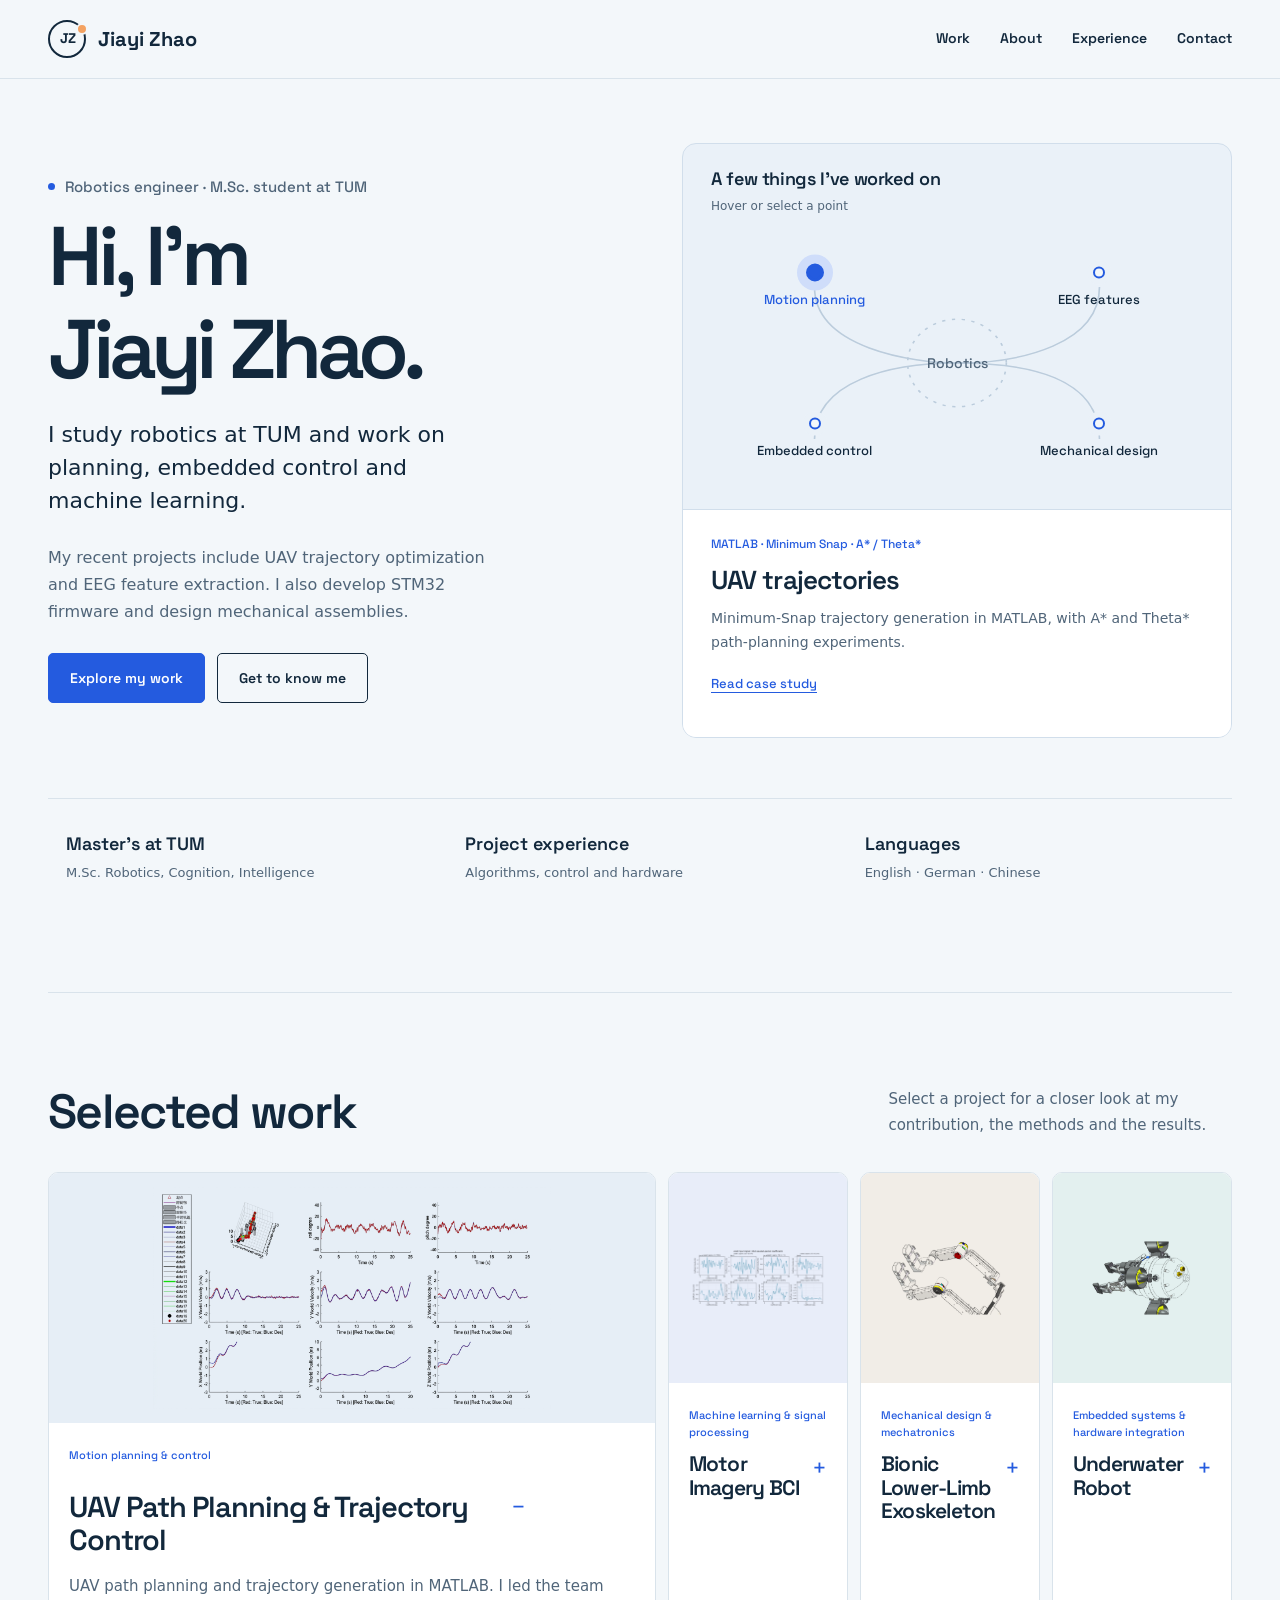
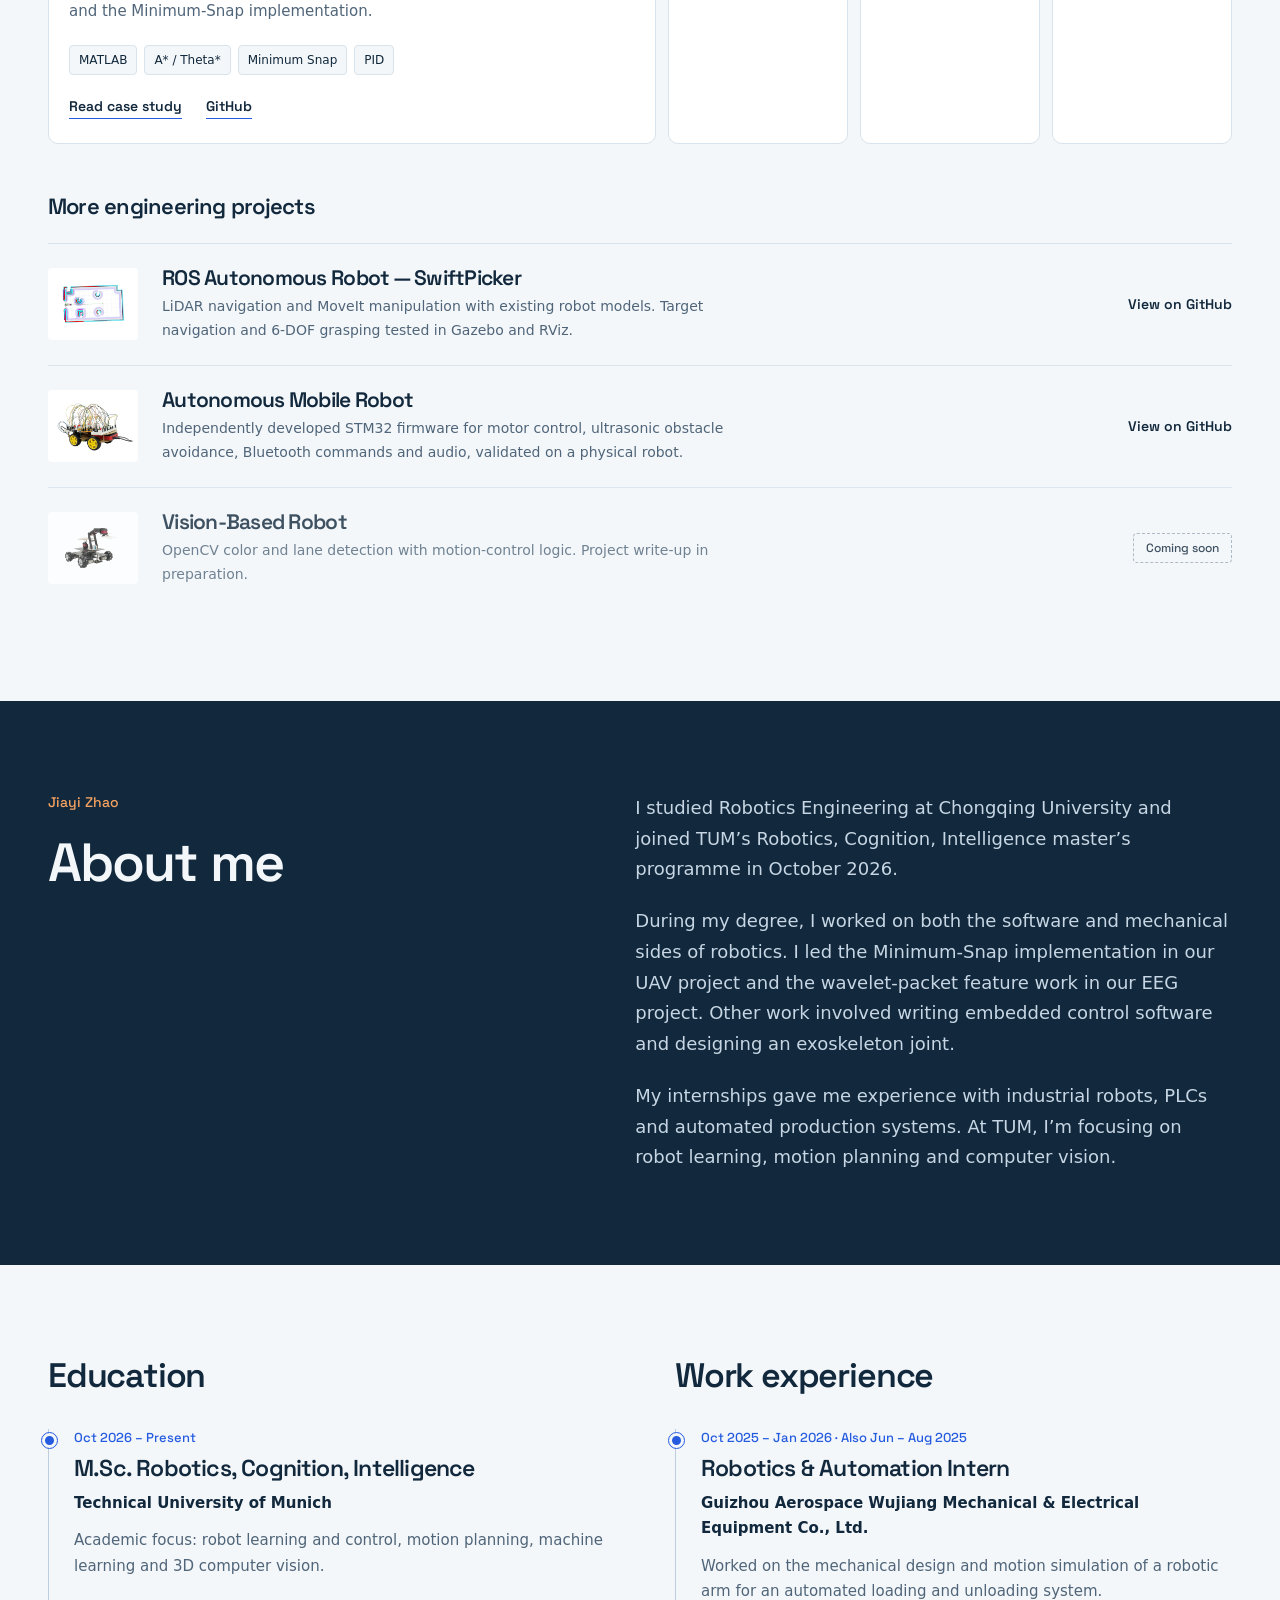
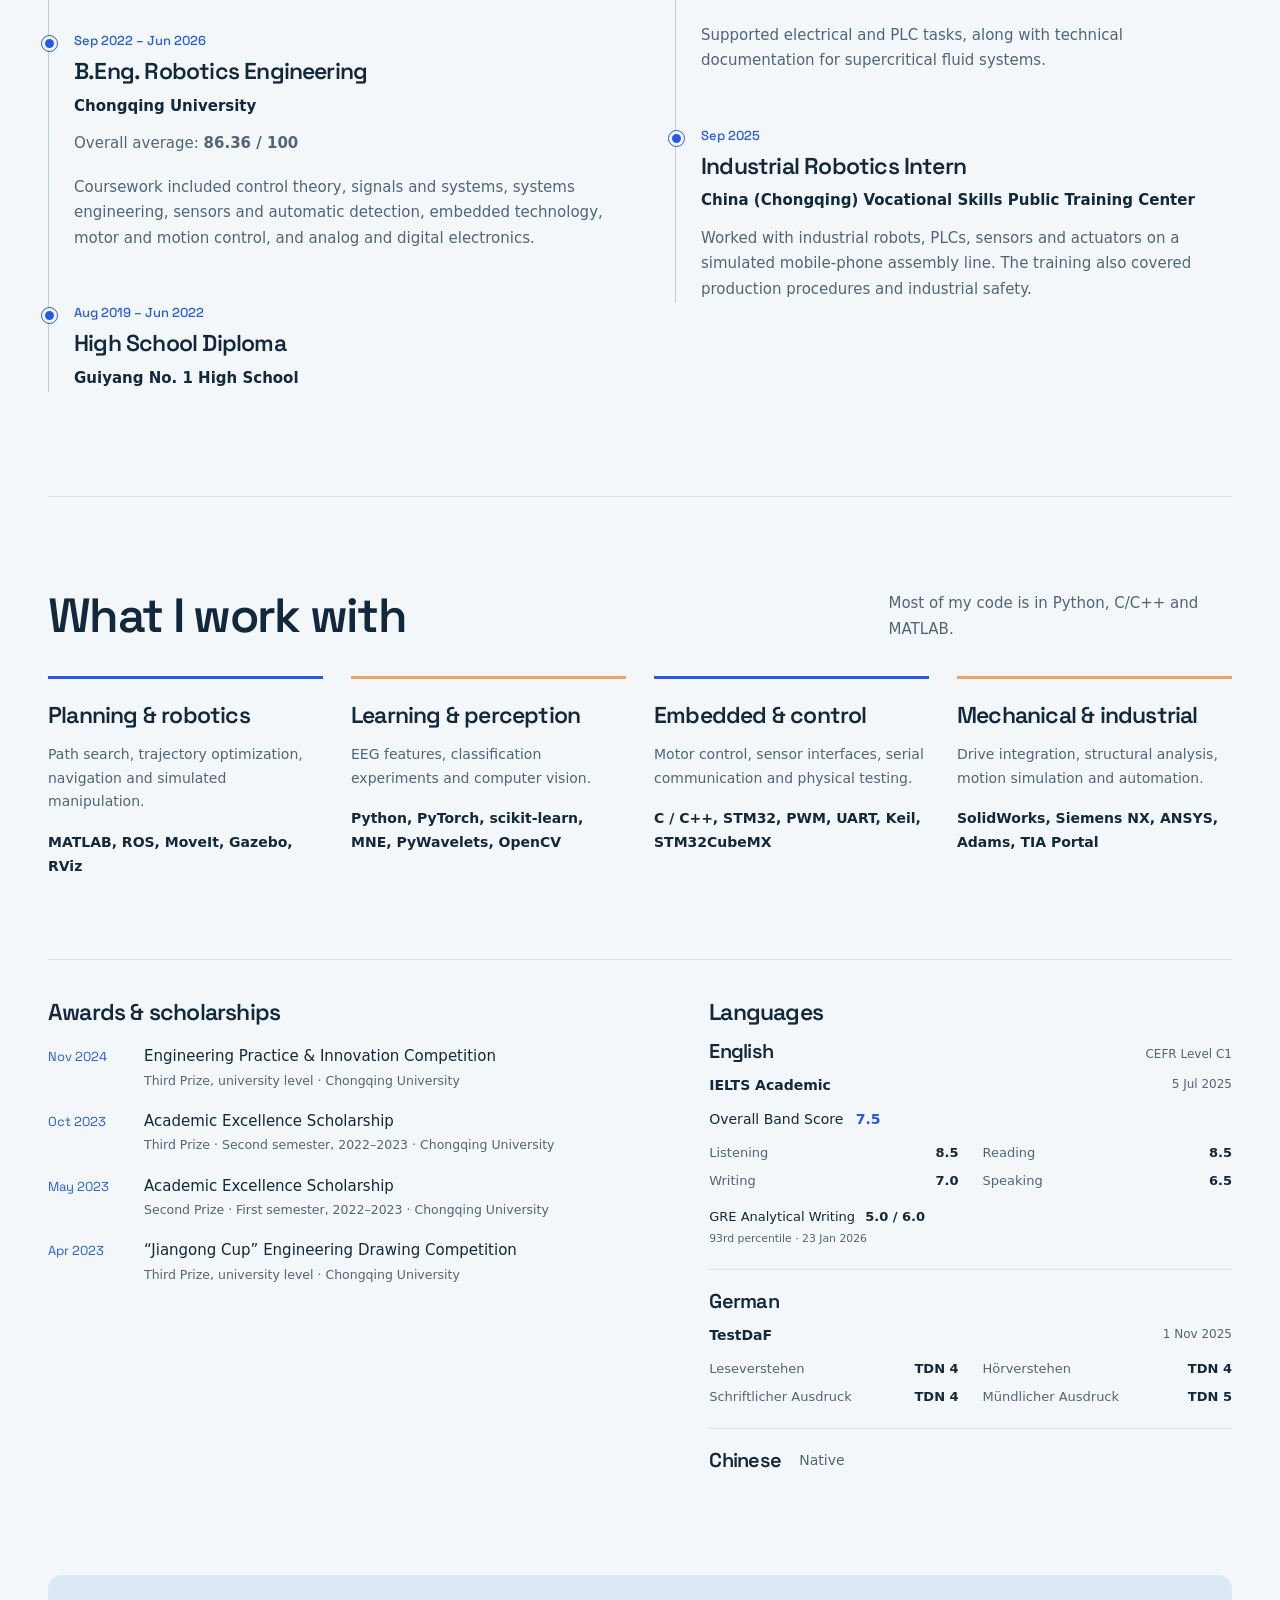
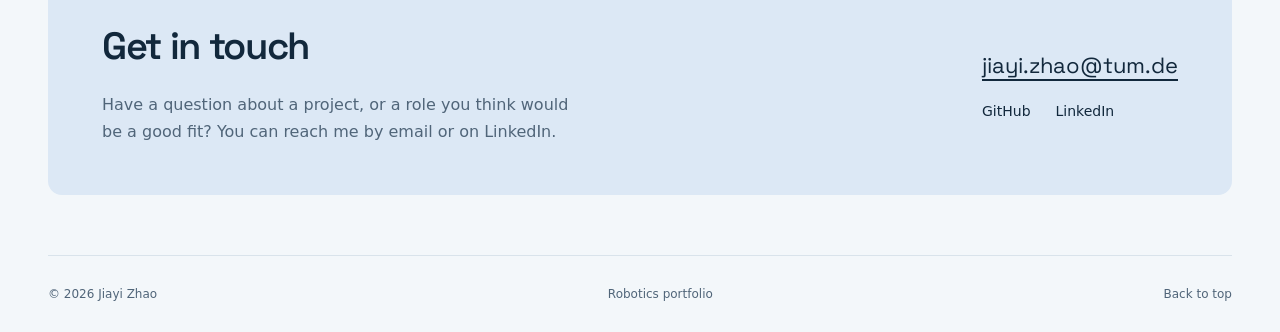
<file: index.html>
<!doctype html>
<html lang="en"><head><meta charset="utf-8"><meta name="viewport" content="width=device-width, initial-scale=1">
<title>Robotics portfolio | Jiayi Zhao</title><meta name="description" content="Jiayi Zhao: robotics engineer and TUM master’s student. Explore projects in motion planning, machine learning, embedded systems and mechatronics.">
<meta name="theme-color" content="#12283c"><link rel="canonical" href="https://oftenmissyi.github.io/">
<meta property="og:title" content="Robotics portfolio | Jiayi Zhao"><meta property="og:description" content="Jiayi Zhao: robotics engineer and TUM master’s student. Explore projects in motion planning, machine learning, embedded systems and mechatronics."><meta property="og:type" content="website">
<link rel="icon" href="assets/favicon.svg" type="image/svg+xml"><link rel="preload" href="assets/space-grotesk.ttf" as="font" type="font/ttf" crossorigin>
<link rel="stylesheet" href="assets/site.css"><script src="assets/site.js" defer></script></head><body id="top">
<a class="skip" href="#main">Skip to content</a><div class="header-bar"><header class="site-header wrap">
<a href="#top" class="brand" aria-label="Jiayi Zhao — back to top"><span class="brand-mark" aria-hidden="true">JZ</span>Jiayi Zhao</a>
<button class="menu-toggle" type="button" aria-controls="navigation" aria-expanded="false">Menu</button>
<nav class="nav-links" id="navigation" aria-label="Main navigation"><a href="#projects" class="">Work</a><a href="#about" class="">About</a><a href="#experience" class="">Experience</a><a href="#contact" class="">Contact</a><span class="nav-indicator" aria-hidden="true"></span></nav></header></div>
<main id="main"><div class="wrap"><section class="hero" aria-labelledby="home-title"><div><div class="role">Robotics engineer · M.Sc. student at TUM</div><h1 id="home-title">Hi, I’m<br>Jiayi Zhao.</h1><p class="intro">I study robotics at TUM and work on planning, embedded control and machine learning.</p><p class="bio">My recent projects include UAV trajectory optimization and EEG feature extraction. I also develop STM32 firmware and design mechanical assemblies.</p><div class="buttons"><a href="#projects" class="button primary">Explore my work</a><a href="#about" class="button">Get to know me</a></div></div><section class="work-map" aria-labelledby="map-heading"><div class="map-heading"><h2 id="map-heading">A few things I’ve worked on</h2><p>Hover or select a point</p></div><div class="map-canvas">
<svg viewBox="0 0 500 300" preserveAspectRatio="none" aria-hidden="true"><g fill="none" stroke="#bbccdc" stroke-width="1.5"><path d="M250 150C210 150 120 135 120 72"/><path d="M250 150C310 150 380 130 380 72"/><path d="M250 150C315 150 380 165 380 228"/><path d="M250 150C190 150 120 168 120 228"/><circle cx="250" cy="150" r="45" stroke-dasharray="3 6"/></g></svg><span class="map-center">Robotics</span><button type="button" class="map-node node-planning" data-title="UAV trajectories" data-description="Minimum-Snap trajectory generation in MATLAB, with A* and Theta* path-planning experiments." data-keywords="MATLAB · Minimum Snap · A* / Theta*" data-href="uav-path-planning.html" aria-pressed="true" aria-controls="map-details"><span class="map-dot" aria-hidden="true"></span><span>Motion planning</span></button><button type="button" class="map-node node-signals" data-title="Motor imagery BCI" data-description="Wavelet-packet feature extraction and visualization for four-class motor-imagery classification." data-keywords="Python · PyWavelets · CSP" data-href="motor-imagery-bci.html" aria-pressed="false" aria-controls="map-details"><span class="map-dot" aria-hidden="true"></span><span>EEG features</span></button><button type="button" class="map-node node-mechanics" data-title="Exoskeleton joint" data-description="Motor selection, gearbox design and structural analysis for an integrated knee-joint drive." data-keywords="SolidWorks · ANSYS · Adams" data-href="exoskeleton.html" aria-pressed="false" aria-controls="map-details"><span class="map-dot" aria-hidden="true"></span><span>Mechanical design</span></button><button type="button" class="map-node node-embedded" data-title="Underwater robot" data-description="Electrical integration and STM32 software for movement and gripper operation, tested in water." data-keywords="STM32 · C · Actuator control" data-href="underwater.html" aria-pressed="false" aria-controls="map-details"><span class="map-dot" aria-hidden="true"></span><span>Embedded control</span></button></div>
<div class="map-details" id="map-details"><p class="map-keywords">MATLAB · Minimum Snap · A* / Theta*</p><h3>UAV trajectories</h3><p class="map-description">Minimum-Snap trajectory generation in MATLAB, with A* and Theta* path-planning experiments.</p><a class="inline-link map-link" href="uav-path-planning.html" aria-label="Read case study: UAV trajectories">Read case study</a></div></section></section>
<div class="profile-strip"><a href="#experience"><strong>Master’s at TUM</strong><span>M.Sc. Robotics, Cognition, Intelligence</span><p class="profile-clue">I started the programme in October 2026, with a focus on robot learning and computer vision.</p></a><a href="#skills"><strong>Project experience</strong><span>Algorithms, control and hardware</span><p class="profile-clue">Python and MATLAB for algorithms. STM32 for control. CAD and simulation for the mechanics.</p></a><a href="#languages"><strong>Languages</strong><span>English · German · Chinese</span><p class="profile-clue">IELTS Academic 7.5, TestDaF and native Chinese. See my language scores below.</p></a></div>
<section class="section" id="projects"><div class="section-head"><h2>Selected work</h2><p>Select a project for a closer look at my contribution, the methods and the results.</p></div><div class="projects-grid"><article class="project-card"><div class="project-visual"><img src="images/uav-path-planning.jpg" alt="UAV trajectory and tracking plots from the MATLAB simulation" loading="lazy" decoding="async"></div><div class="project-copy"><div class="category">Motion planning &amp; control</div><h3><button class="project-toggle" type="button" aria-expanded="true" aria-controls="panel-uav-path-planning">UAV Path Planning &amp; Trajectory Control<span class="expand-mark" aria-hidden="true">+</span></button></h3><div class="project-detail" id="panel-uav-path-planning"><p>UAV path planning and trajectory generation in MATLAB. I led the team and the Minimum-Snap implementation.</p><div class="tags"><span>MATLAB</span><span>A* / Theta*</span><span>Minimum Snap</span><span>PID</span></div><div class="project-links"><a href="uav-path-planning.html" class="">Read case study</a><a href="https://github.com/OftenMissYi/UAV-Path-Planning-and-Trajectory-Control" class="" target="_blank" rel="noopener noreferrer">GitHub</a></div></div></div></article><article class="project-card"><div class="project-visual"><img src="images/motor-imagery-bci/features.png" alt="Eight wavelet-packet coefficient plots extracted from a saved EEG signal" loading="lazy" decoding="async"></div><div class="project-copy"><div class="category">Machine learning &amp; signal processing</div><h3><button class="project-toggle" type="button" aria-expanded="true" aria-controls="panel-motor-imagery-bci">Motor Imagery BCI<span class="expand-mark" aria-hidden="true">+</span></button></h3><div class="project-detail" id="panel-motor-imagery-bci"><p>Wavelet-packet feature extraction and visualization for a team project on four-class motor-imagery classification.</p><div class="tags"><span>Python</span><span>PyWavelets</span><span>MNE</span><span>CSP</span><span>PyTorch</span></div><div class="project-links"><a href="motor-imagery-bci.html" class="">Read case study</a><a href="https://github.com/OftenMissYi/Motor-Imagery-BCI" class="" target="_blank" rel="noopener noreferrer">GitHub</a></div></div></div></article><article class="project-card"><div class="project-visual"><img src="images/exoskeleton-line.jpg" alt="CAD model of the complete lower-limb exoskeleton with integrated knee joints" loading="lazy" decoding="async"></div><div class="project-copy"><div class="category">Mechanical design &amp; mechatronics</div><h3><button class="project-toggle" type="button" aria-expanded="true" aria-controls="panel-exoskeleton">Bionic Lower-Limb Exoskeleton<span class="expand-mark" aria-hidden="true">+</span></button></h3><div class="project-detail" id="panel-exoskeleton"><p>An integrated knee-joint drive, developed through motor selection, gearbox design, mechanical integration and structural and dynamic analysis.</p><div class="tags"><span>SolidWorks</span><span>ANSYS Workbench</span><span>MSC Adams</span></div><div class="project-links"><a href="exoskeleton.html" class="">Read case study</a><a href="https://github.com/OftenMissYi/Bionic-Lower-Limb-Exoskeleton-Integrated-Joint" class="" target="_blank" rel="noopener noreferrer">GitHub</a></div></div></div></article><article class="project-card"><div class="project-visual"><img src="images/underwater.jpg" alt="Underwater robot assembly with propulsion and electrical components" loading="lazy" decoding="async"></div><div class="project-copy"><div class="category">Embedded systems &amp; hardware integration</div><h3><button class="project-toggle" type="button" aria-expanded="true" aria-controls="panel-underwater">Underwater Robot<span class="expand-mark" aria-hidden="true">+</span></button></h3><div class="project-detail" id="panel-underwater"><p>Electrical integration and STM32 control development for an underwater robot, with remote-controlled movement and gripper operation tested in water.</p><div class="tags"><span>STM32F429</span><span>C</span><span>PWM</span><span>Hardware integration</span></div><div class="project-links"><a href="underwater.html" class="">Read case study</a><a href="https://github.com/OftenMissYi/Underwater-Robot-STM32F429" class="" target="_blank" rel="noopener noreferrer">GitHub</a></div></div></div></article></div>
<div class="more-projects"><h3>More engineering projects</h3>
<article class="repo-row"><img src="images/swiftpicker.jpg" alt="SwiftPicker mobile manipulator simulation" loading="lazy"><div><h3>ROS Autonomous Robot — SwiftPicker</h3><p>LiDAR navigation and MoveIt manipulation with existing robot models. Target navigation and 6-DOF grasping tested in Gazebo and RViz.</p></div><a href="https://github.com/OftenMissYi/ROS-Autonomous-Robot-SwiftPicker" class="text-link" target="_blank" rel="noopener noreferrer">View on GitHub</a></article>
<article class="repo-row"><img src="images/mobile-robot.jpg" alt="STM32 mobile robot" loading="lazy"><div><h3>Autonomous Mobile Robot</h3><p>Independently developed STM32 firmware for motor control, ultrasonic obstacle avoidance, Bluetooth commands and audio, validated on a physical robot.</p></div><a href="https://github.com/OftenMissYi/Autonomous-Mobile-Robot-STM32" class="text-link" target="_blank" rel="noopener noreferrer">View on GitHub</a></article>
<article class="repo-row coming-soon"><img src="images/vision-robot.jpg" alt="Vision-based robot project" loading="lazy"><div><h3>Vision-Based Robot</h3><p>OpenCV color and lane detection with motion-control logic. Project write-up in preparation.</p></div><span class="status">Coming soon</span></article>
</div></section></div>
<section id="about" class="section about-band"><div class="wrap about-grid"><div><div class="about-label">Jiayi Zhao</div><h2>About me</h2></div><div><p>I studied Robotics Engineering at Chongqing University and joined TUM’s Robotics, Cognition, Intelligence master’s programme in October 2026.</p><p>During my degree, I worked on both the software and mechanical sides of robotics. I led the Minimum-Snap implementation in our UAV project and the wavelet-packet feature work in our EEG project. Other work involved writing embedded control software and designing an exoskeleton joint.</p><p>My internships gave me experience with industrial robots, PLCs and automated production systems. At TUM, I’m focusing on robot learning, motion planning and computer vision.</p></div></div></section>
<div class="wrap"><section class="section journey-grid" id="experience"><div><h2>Education</h2><div class="timeline"><article class="timeline-item"><div class="date">Oct 2026 – Present</div><h3>M.Sc. Robotics, Cognition, Intelligence</h3><div class="institution">Technical University of Munich</div><p>Academic focus: robot learning and control, motion planning, machine learning and 3D computer vision.</p></article><article class="timeline-item"><div class="date">Sep 2022 – Jun 2026</div><h3>B.Eng. Robotics Engineering</h3><div class="institution">Chongqing University</div><p>Overall average: <strong>86.36 / 100</strong></p><p>Coursework included control theory, signals and systems, systems engineering, sensors and automatic detection, embedded technology, motor and motion control, and analog and digital electronics.</p></article><article class="timeline-item school-item"><div class="date">Aug 2019 – Jun 2022</div><h3>High School Diploma</h3><div class="institution">Guiyang No. 1 High School</div></article></div></div>
<div><h2>Work experience</h2><div class="timeline"><article class="timeline-item"><div class="date">Oct 2025 – Jan 2026 · Also Jun – Aug 2025</div><h3>Robotics & Automation Intern</h3><div class="institution">Guizhou Aerospace Wujiang Mechanical & Electrical Equipment Co., Ltd.</div><p>Worked on the mechanical design and motion simulation of a robotic arm for an automated loading and unloading system.</p><p>Supported electrical and PLC tasks, along with technical documentation for supercritical fluid systems.</p></article><article class="timeline-item"><div class="date">Sep 2025</div><h3>Industrial Robotics Intern</h3><div class="institution">China (Chongqing) Vocational Skills Public Training Center</div><p>Worked with industrial robots, PLCs, sensors and actuators on a simulated mobile-phone assembly line. The training also covered production procedures and industrial safety.</p></article></div></div></section>
<section class="section skills-section" id="skills"><div class="section-head"><h2>What I work with</h2><p>Most of my code is in Python, C/C++ and MATLAB.</p></div><div class="skills-grid">
<div class="skill-block"><h3>Planning & robotics</h3><p>Path search, trajectory optimization, navigation and simulated manipulation.</p><p class="tools">MATLAB, ROS, MoveIt, Gazebo, RViz</p></div>
<div class="skill-block"><h3>Learning & perception</h3><p>EEG features, classification experiments and computer vision.</p><p class="tools">Python, PyTorch, scikit-learn, MNE, PyWavelets, OpenCV</p></div>
<div class="skill-block"><h3>Embedded & control</h3><p>Motor control, sensor interfaces, serial communication and physical testing.</p><p class="tools">C / C++, STM32, PWM, UART, Keil, STM32CubeMX</p></div>
<div class="skill-block"><h3>Mechanical & industrial</h3><p>Drive integration, structural analysis, motion simulation and automation.</p><p class="tools">SolidWorks, Siemens NX, ANSYS, Adams, TIA Portal</p></div></div>
<div class="recognition"><div><h3>Awards & scholarships</h3><div class="award"><time datetime="2024-11">Nov 2024</time><div>Engineering Practice & Innovation Competition<small>Third Prize, university level · Chongqing University</small></div></div><div class="award"><time datetime="2023-10">Oct 2023</time><div>Academic Excellence Scholarship<small>Third Prize · Second semester, 2022–2023 · Chongqing University</small></div></div><div class="award"><time datetime="2023-05">May 2023</time><div>Academic Excellence Scholarship<small>Second Prize · First semester, 2022–2023 · Chongqing University</small></div></div><div class="award"><time datetime="2023-04">Apr 2023</time><div>“Jiangong Cup” Engineering Drawing Competition<small>Third Prize, university level · Chongqing University</small></div></div></div><div id="languages"><h3>Languages</h3><div class="language-records">
<section class="language-record" aria-labelledby="english-heading"><h4 id="english-heading">English <span>CEFR Level C1</span></h4><p class="exam-name">IELTS Academic <span>5 Jul 2025</span></p><p class="overall-score">Overall Band Score <strong>7.5</strong></p><dl class="exam-scores"><div><dt>Listening</dt><dd>8.5</dd></div><div><dt>Reading</dt><dd>8.5</dd></div><div><dt>Writing</dt><dd>7.0</dd></div><div><dt>Speaking</dt><dd>6.5</dd></div></dl><p class="writing-score">GRE Analytical Writing <strong>5.0 / 6.0</strong><small>93rd percentile · 23 Jan 2026</small></p></section>
<section class="language-record" aria-labelledby="german-heading"><h4 id="german-heading">German</h4><p class="exam-name">TestDaF <span>1 Nov 2025</span></p><dl class="exam-scores testdaf-scores" lang="de"><div><dt>Leseverstehen</dt><dd>TDN 4</dd></div><div><dt>Hörverstehen</dt><dd>TDN 4</dd></div><div><dt>Schriftlicher Ausdruck</dt><dd>TDN 4</dd></div><div><dt>Mündlicher Ausdruck</dt><dd>TDN 5</dd></div></dl></section>
<section class="language-record native-language" aria-labelledby="chinese-heading"><h4 id="chinese-heading">Chinese</h4><p>Native</p></section></div></div></div></section>
<section id="contact" class="contact-band"><div><h2>Get in touch</h2><p>Have a question about a project, or a role you think would be a good fit? You can reach me by email or on LinkedIn.</p></div><div class="contact-links"><a href="mailto:jiayi.zhao@tum.de" class="contact-email">jiayi.zhao@tum.de</a><div class="socials"><a href="https://github.com/OftenMissYi" class="" target="_blank" rel="noopener noreferrer">GitHub</a><a href="https://www.linkedin.com/in/jiayi-zhao-251452430/" class="" target="_blank" rel="noopener noreferrer">LinkedIn</a></div></div></section></div></main><footer class="site-footer wrap"><span>© 2026 Jiayi Zhao</span><span>Robotics portfolio</span><a href="#main">Back to top</a></footer></body></html>
</file>
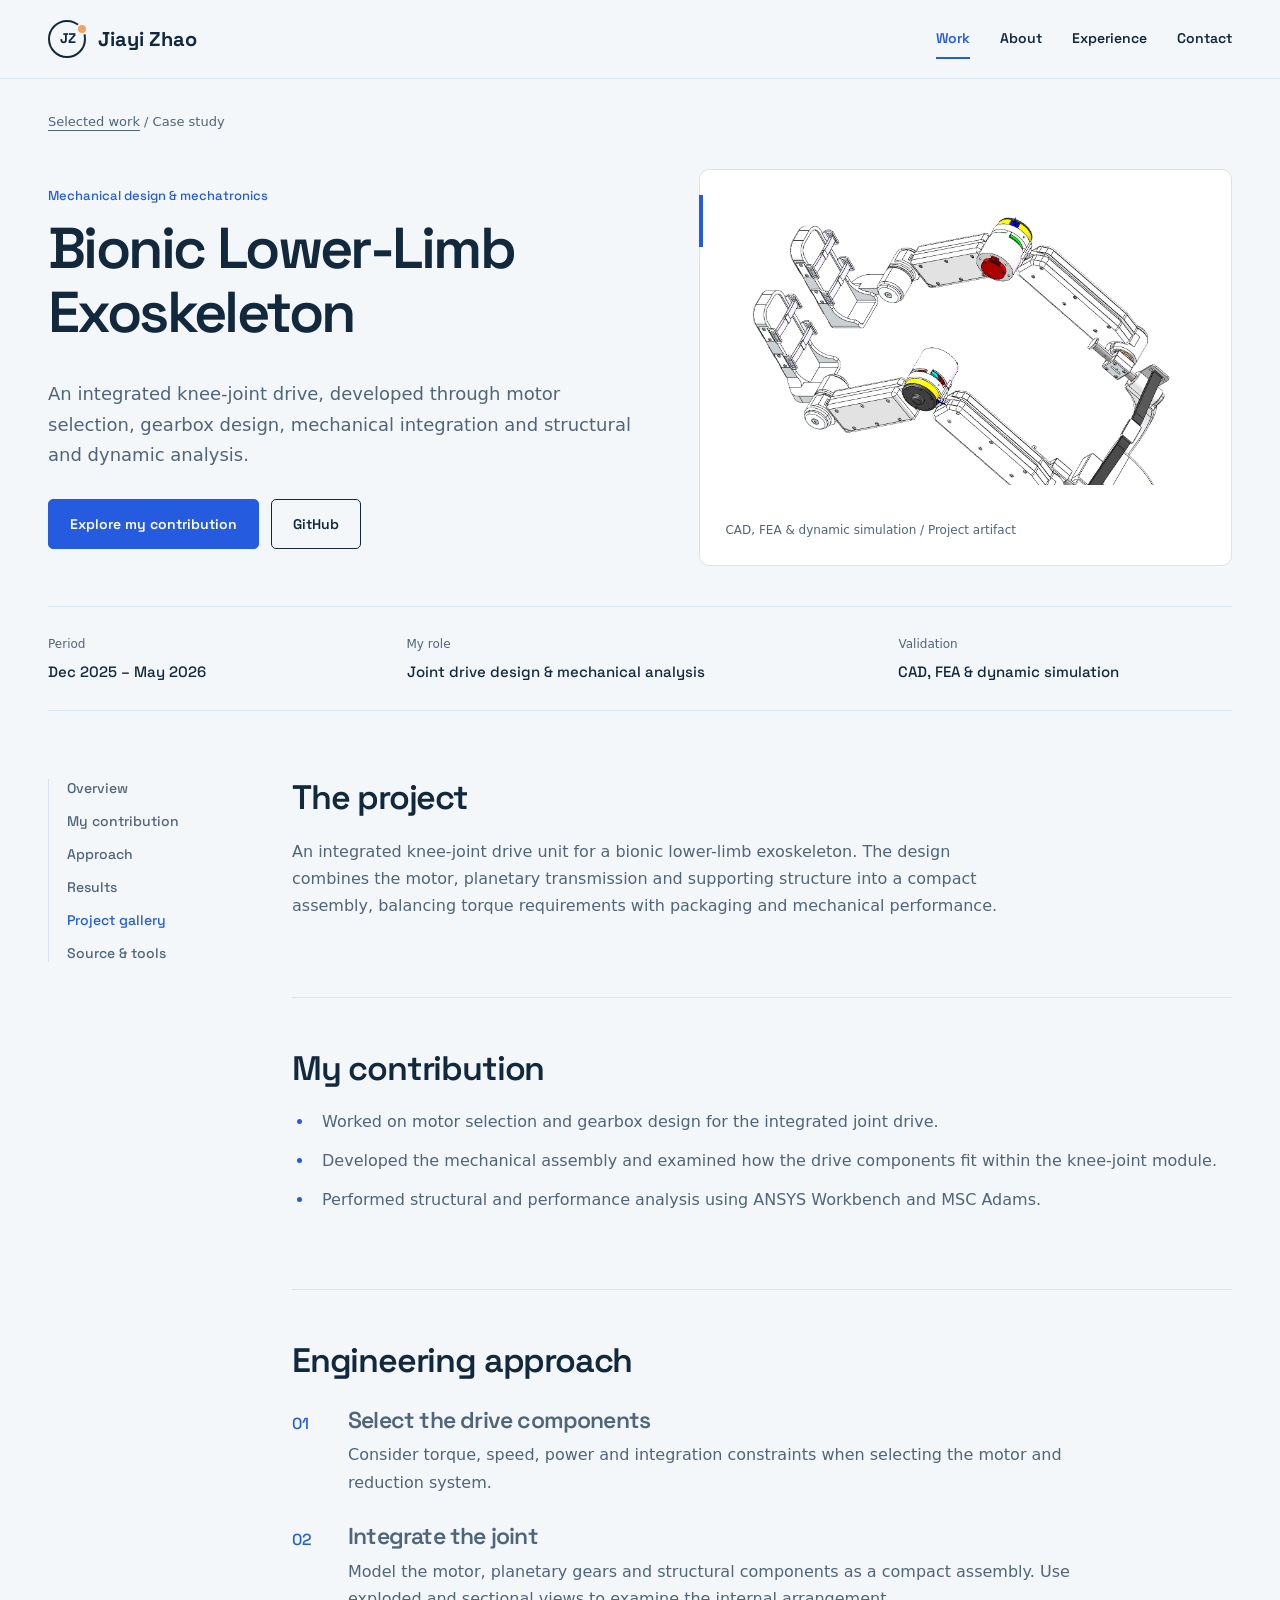
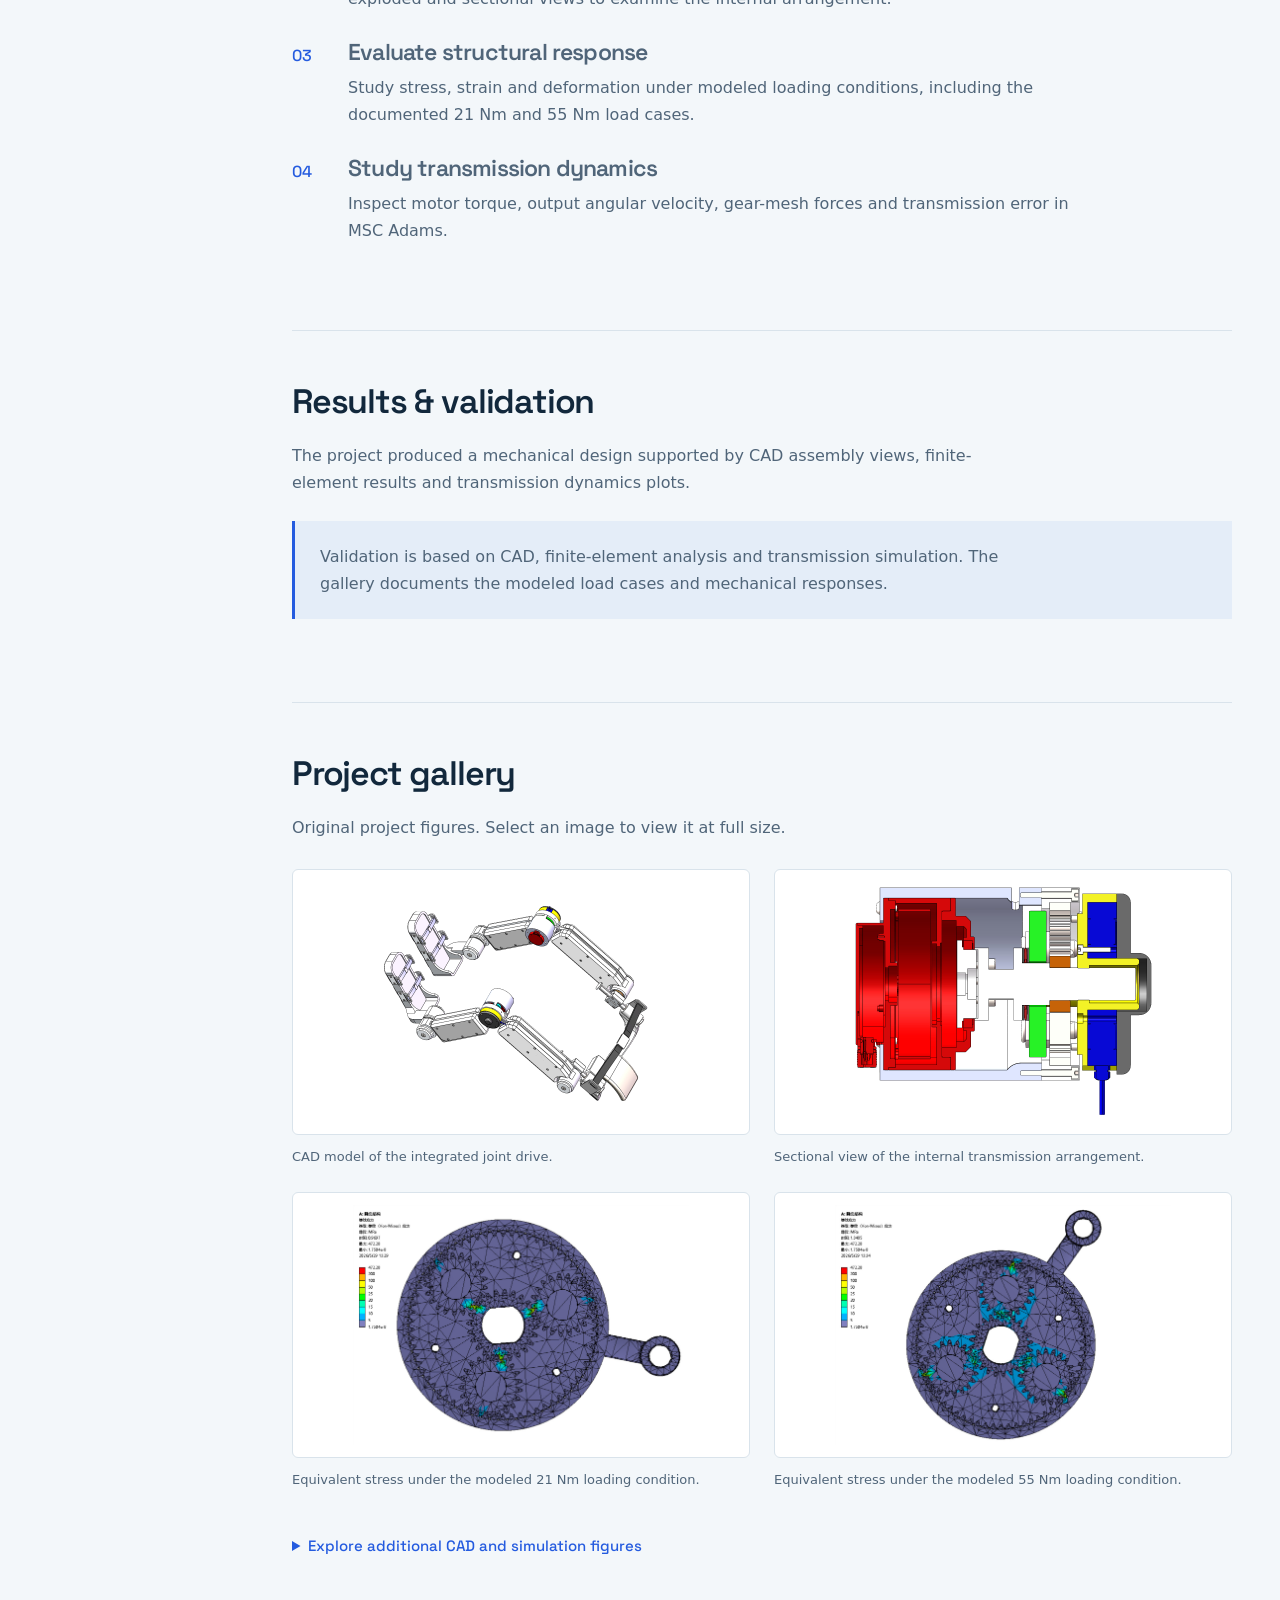
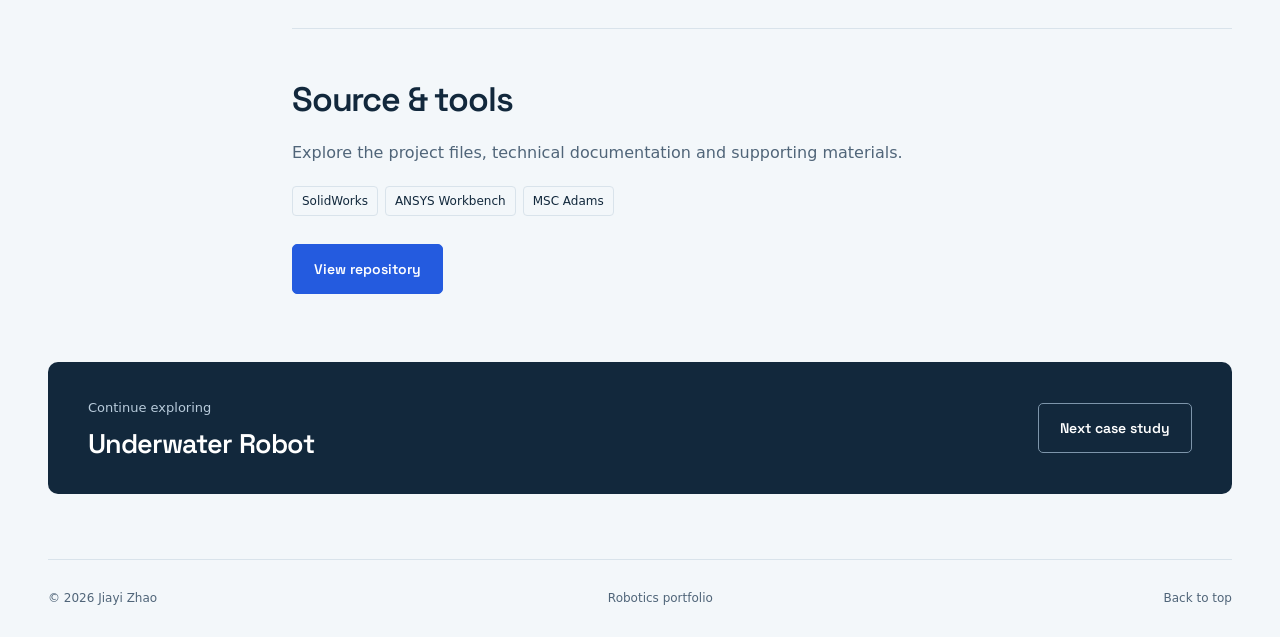
<file: exoskeleton.html>
<!doctype html>
<html lang="en"><head><meta charset="utf-8"><meta name="viewport" content="width=device-width, initial-scale=1">
<title>Bionic Lower-Limb Exoskeleton | Jiayi Zhao</title><meta name="description" content="An integrated knee-joint drive, developed through motor selection, gearbox design, mechanical integration and structural and dynamic analysis.">
<meta name="theme-color" content="#12283c"><link rel="canonical" href="https://oftenmissyi.github.io/exoskeleton.html">
<meta property="og:title" content="Bionic Lower-Limb Exoskeleton | Jiayi Zhao"><meta property="og:description" content="An integrated knee-joint drive, developed through motor selection, gearbox design, mechanical integration and structural and dynamic analysis."><meta property="og:type" content="website">
<link rel="icon" href="assets/favicon.svg" type="image/svg+xml"><link rel="preload" href="assets/space-grotesk.ttf" as="font" type="font/ttf" crossorigin>
<link rel="stylesheet" href="assets/site.css"><script src="assets/site.js" defer></script></head><body id="top">
<a class="skip" href="#main">Skip to content</a><div class="header-bar"><header class="site-header wrap">
<a href="#top" class="brand" aria-label="Jiayi Zhao — back to top"><span class="brand-mark" aria-hidden="true">JZ</span>Jiayi Zhao</a>
<button class="menu-toggle" type="button" aria-controls="navigation" aria-expanded="false">Menu</button>
<nav class="nav-links" id="navigation" aria-label="Main navigation"><a href="index.html#projects" class="">Work</a><a href="index.html#about" class="">About</a><a href="index.html#experience" class="">Experience</a><a href="index.html#contact" class="">Contact</a><span class="nav-indicator" aria-hidden="true"></span></nav></header></div>
<main id="main"><div class="wrap"><div class="breadcrumb"><a href="index.html#projects" class="">Selected work</a> / Case study</div>
<div class="case-hero"><div><div class="category">Mechanical design &amp; mechatronics</div><h1>Bionic Lower-Limb Exoskeleton</h1><p class="intro">An integrated knee-joint drive, developed through motor selection, gearbox design, mechanical integration and structural and dynamic analysis.</p><div class="buttons"><a href="#contribution" class="button primary">Explore my contribution</a><a href="https://github.com/OftenMissYi/Bionic-Lower-Limb-Exoskeleton-Integrated-Joint" class="button" target="_blank" rel="noopener noreferrer">GitHub</a></div></div>
<figure class="case-cover"><img src="images/exoskeleton-line.jpg" alt="CAD model of the complete lower-limb exoskeleton with integrated knee joints" fetchpriority="high"><figcaption>CAD, FEA &amp; dynamic simulation / Project artifact</figcaption></figure></div>
<dl class="case-facts"><div><dt>Period</dt><dd>Dec 2025 – May 2026</dd></div><div><dt>My role</dt><dd>Joint drive design &amp; mechanical analysis</dd></div><div><dt>Validation</dt><dd>CAD, FEA &amp; dynamic simulation</dd></div></dl><div class="case-layout"><nav class="case-nav" aria-label="On this page"><a href="#overview" class="">Overview</a><a href="#contribution" class="">My contribution</a><a href="#approach" class="">Approach</a><a href="#results" class="">Results</a><a href="#gallery" class="">Project gallery</a><a href="#resources" class="">Source &amp; tools</a></nav><div>
<section id="overview" class="case-section"><h2>The project</h2><p>An integrated knee-joint drive unit for a bionic lower-limb exoskeleton. The design combines the motor, planetary transmission and supporting structure into a compact assembly, balancing torque requirements with packaging and mechanical performance.</p></section>
<section id="contribution" class="case-section"><h2>My contribution</h2><ul class="contribution-list"><li>Worked on motor selection and gearbox design for the integrated joint drive.</li><li>Developed the mechanical assembly and examined how the drive components fit within the knee-joint module.</li><li>Performed structural and performance analysis using ANSYS Workbench and MSC Adams.</li></ul></section>
<section id="approach" class="case-section"><h2>Engineering approach</h2><ol class="steps"><li><h3>Select the drive components</h3><p>Consider torque, speed, power and integration constraints when selecting the motor and reduction system.</p></li><li><h3>Integrate the joint</h3><p>Model the motor, planetary gears and structural components as a compact assembly. Use exploded and sectional views to examine the internal arrangement.</p></li><li><h3>Evaluate structural response</h3><p>Study stress, strain and deformation under modeled loading conditions, including the documented 21 Nm and 55 Nm load cases.</p></li><li><h3>Study transmission dynamics</h3><p>Inspect motor torque, output angular velocity, gear-mesh forces and transmission error in MSC Adams.</p></li></ol></section>
<section id="results" class="case-section"><h2>Results & validation</h2><p>The project produced a mechanical design supported by CAD assembly views, finite-element results and transmission dynamics plots.</p><div class="result-note"><p>Validation is based on CAD, finite-element analysis and transmission simulation. The gallery documents the modeled load cases and mechanical responses.</p></div></section>
<section id="gallery" class="case-section"><h2>Project gallery</h2><p class="small-note">Original project figures. Select an image to view it at full size.</p><div class="gallery"><figure class=""><a href="images/exoskeleton/cad-model.jpg" target="_blank" rel="noopener noreferrer" aria-label="Open full-size image: CAD model of the integrated joint drive."><img src="images/exoskeleton/cad-model.jpg" alt="CAD model of the integrated joint drive." loading="lazy" decoding="async"></a><figcaption>CAD model of the integrated joint drive.</figcaption></figure><figure class=""><a href="images/exoskeleton/sectional-view.jpg" target="_blank" rel="noopener noreferrer" aria-label="Open full-size image: Sectional view of the internal transmission arrangement."><img src="images/exoskeleton/sectional-view.jpg" alt="Sectional view of the internal transmission arrangement." loading="lazy" decoding="async"></a><figcaption>Sectional view of the internal transmission arrangement.</figcaption></figure><figure class=""><a href="images/exoskeleton/ansys-von-mises-21nm.jpg" target="_blank" rel="noopener noreferrer" aria-label="Open full-size image: Equivalent stress under the modeled 21 Nm loading condition."><img src="images/exoskeleton/ansys-von-mises-21nm.jpg" alt="Equivalent stress under the modeled 21 Nm loading condition." loading="lazy" decoding="async"></a><figcaption>Equivalent stress under the modeled 21 Nm loading condition.</figcaption></figure><figure class=""><a href="images/exoskeleton/ansys-von-mises-55nm.jpg" target="_blank" rel="noopener noreferrer" aria-label="Open full-size image: Equivalent stress under the modeled 55 Nm loading condition."><img src="images/exoskeleton/ansys-von-mises-55nm.jpg" alt="Equivalent stress under the modeled 55 Nm loading condition." loading="lazy" decoding="async"></a><figcaption>Equivalent stress under the modeled 55 Nm loading condition.</figcaption></figure></div><details class="gallery-extra"><summary>Explore additional CAD and simulation figures</summary><div class="gallery"><figure class=""><a href="images/exoskeleton/structure-replacement.jpg" target="_blank" rel="noopener noreferrer" aria-label="Open full-size image: Structural design and component arrangement."><img src="images/exoskeleton/structure-replacement.jpg" alt="Structural design and component arrangement." loading="lazy" decoding="async"></a><figcaption>Structural design and component arrangement.</figcaption></figure><figure class=""><a href="images/exoskeleton/exploded-assembly.jpg" target="_blank" rel="noopener noreferrer" aria-label="Open full-size image: Exploded view of the joint assembly."><img src="images/exoskeleton/exploded-assembly.jpg" alt="Exploded view of the joint assembly." loading="lazy" decoding="async"></a><figcaption>Exploded view of the joint assembly.</figcaption></figure><figure class=""><a href="images/exoskeleton/ansys-total-deformation.jpg" target="_blank" rel="noopener noreferrer" aria-label="Open full-size image: Finite-element total deformation."><img src="images/exoskeleton/ansys-total-deformation.jpg" alt="Finite-element total deformation." loading="lazy" decoding="async"></a><figcaption>Finite-element total deformation.</figcaption></figure><figure class=""><a href="images/exoskeleton/ansys-strain.jpg" target="_blank" rel="noopener noreferrer" aria-label="Open full-size image: Finite-element strain distribution."><img src="images/exoskeleton/ansys-strain.jpg" alt="Finite-element strain distribution." loading="lazy" decoding="async"></a><figcaption>Finite-element strain distribution.</figcaption></figure><figure class=""><a href="images/exoskeleton/adams-input-torque.jpg" target="_blank" rel="noopener noreferrer" aria-label="Open full-size image: Applied dynamic input torque."><img src="images/exoskeleton/adams-input-torque.jpg" alt="Applied dynamic input torque." loading="lazy" decoding="async"></a><figcaption>Applied dynamic input torque.</figcaption></figure><figure class=""><a href="images/exoskeleton/adams-output-velocity.jpg" target="_blank" rel="noopener noreferrer" aria-label="Open full-size image: Planetary carrier output angular velocity."><img src="images/exoskeleton/adams-output-velocity.jpg" alt="Planetary carrier output angular velocity." loading="lazy" decoding="async"></a><figcaption>Planetary carrier output angular velocity.</figcaption></figure><figure class=""><a href="images/exoskeleton/adams-motor-torque.jpg" target="_blank" rel="noopener noreferrer" aria-label="Open full-size image: Motor driving torque response."><img src="images/exoskeleton/adams-motor-torque.jpg" alt="Motor driving torque response." loading="lazy" decoding="async"></a><figcaption>Motor driving torque response.</figcaption></figure><figure class=""><a href="images/exoskeleton/adams-sun-planet-force.jpg" target="_blank" rel="noopener noreferrer" aria-label="Open full-size image: Sun / planet gear mesh force."><img src="images/exoskeleton/adams-sun-planet-force.jpg" alt="Sun / planet gear mesh force." loading="lazy" decoding="async"></a><figcaption>Sun / planet gear mesh force.</figcaption></figure><figure class=""><a href="images/exoskeleton/adams-planet-ring-force.jpg" target="_blank" rel="noopener noreferrer" aria-label="Open full-size image: Planet / ring gear mesh force."><img src="images/exoskeleton/adams-planet-ring-force.jpg" alt="Planet / ring gear mesh force." loading="lazy" decoding="async"></a><figcaption>Planet / ring gear mesh force.</figcaption></figure><figure class=""><a href="images/exoskeleton/adams-transmission-error.jpg" target="_blank" rel="noopener noreferrer" aria-label="Open full-size image: Simulated transmission error."><img src="images/exoskeleton/adams-transmission-error.jpg" alt="Simulated transmission error." loading="lazy" decoding="async"></a><figcaption>Simulated transmission error.</figcaption></figure></div></details></section>
<section id="resources" class="case-section"><h2>Source & tools</h2><p>Explore the project files, technical documentation and supporting materials.</p><div class="tags"><span>SolidWorks</span><span>ANSYS Workbench</span><span>MSC Adams</span></div><div class="buttons"><a href="https://github.com/OftenMissYi/Bionic-Lower-Limb-Exoskeleton-Integrated-Joint" class="button primary" target="_blank" rel="noopener noreferrer">View repository</a></div></section>
</div></div><aside class="case-bottom"><div><p>Continue exploring</p><h2>Underwater Robot</h2></div><a href="underwater.html" class="button light">Next case study</a></aside></div></main><footer class="site-footer wrap"><span>© 2026 Jiayi Zhao</span><span>Robotics portfolio</span><a href="#main">Back to top</a></footer></body></html>
</file>
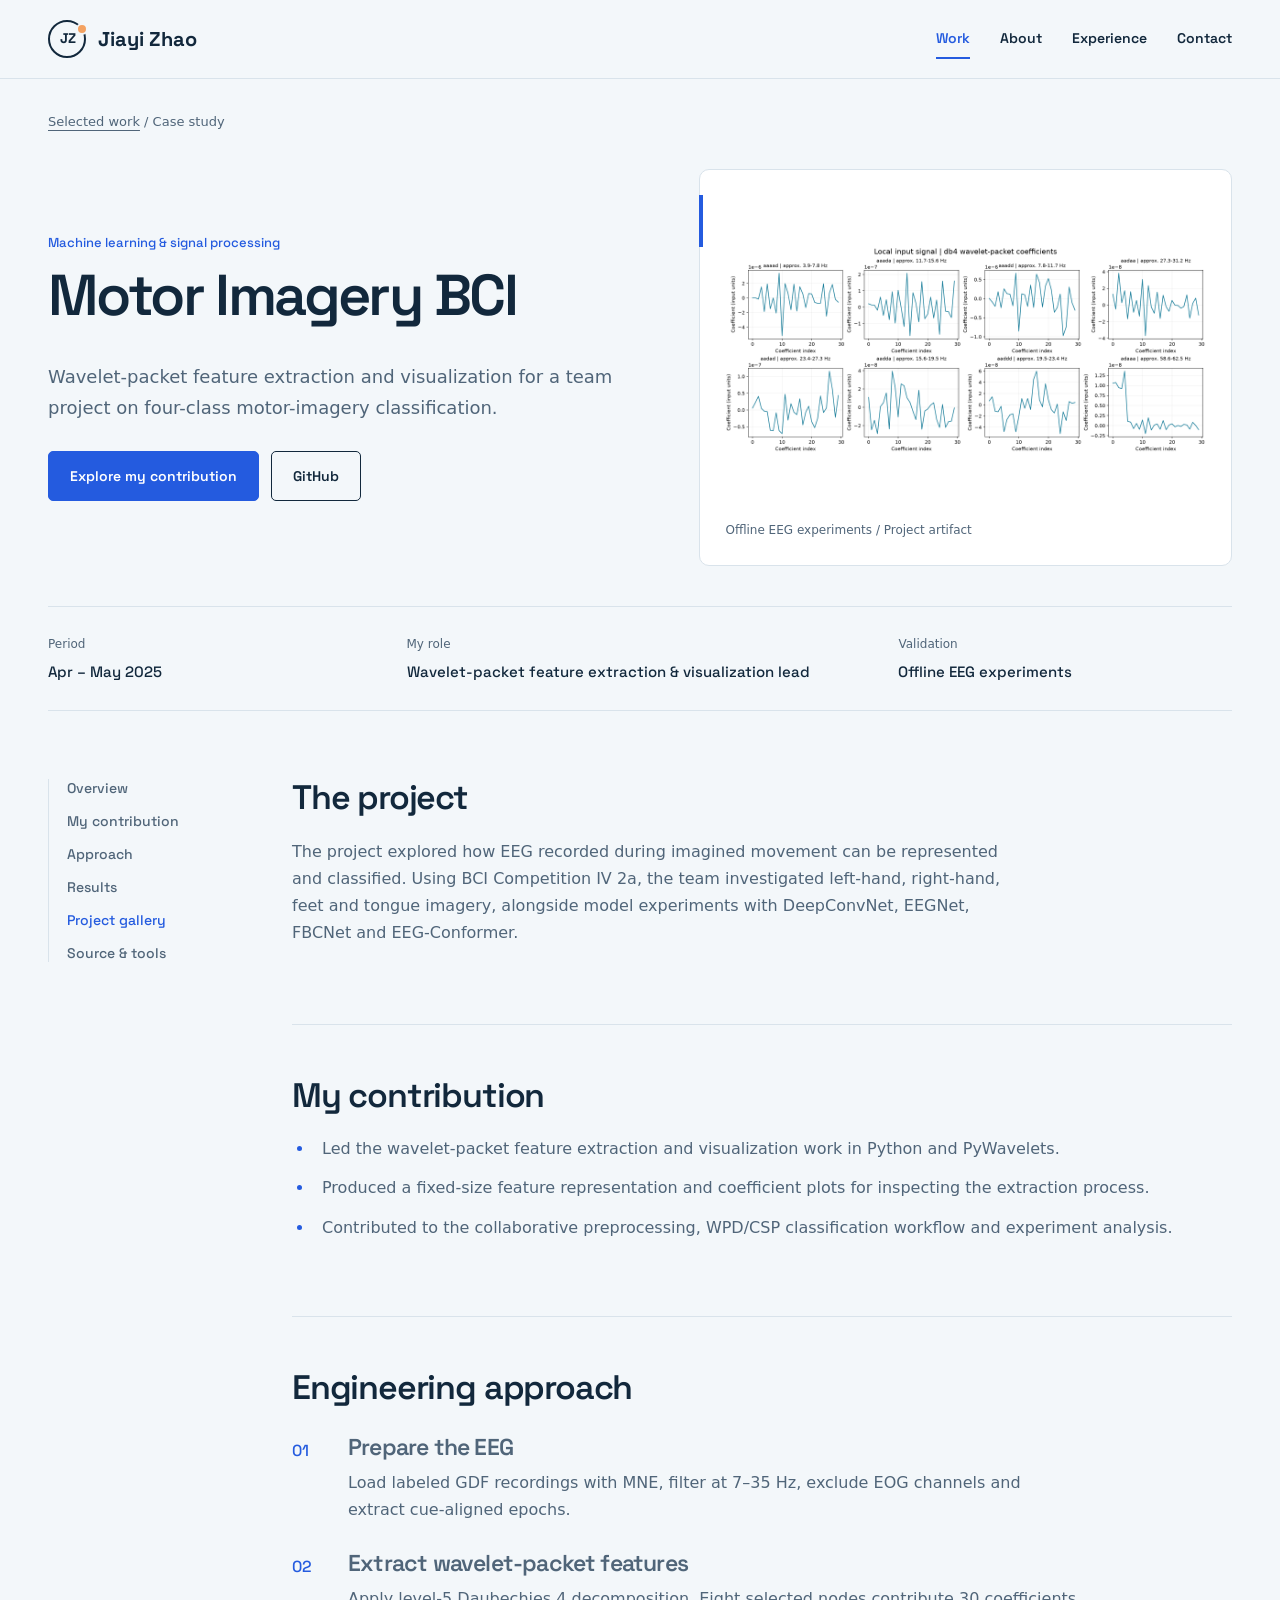
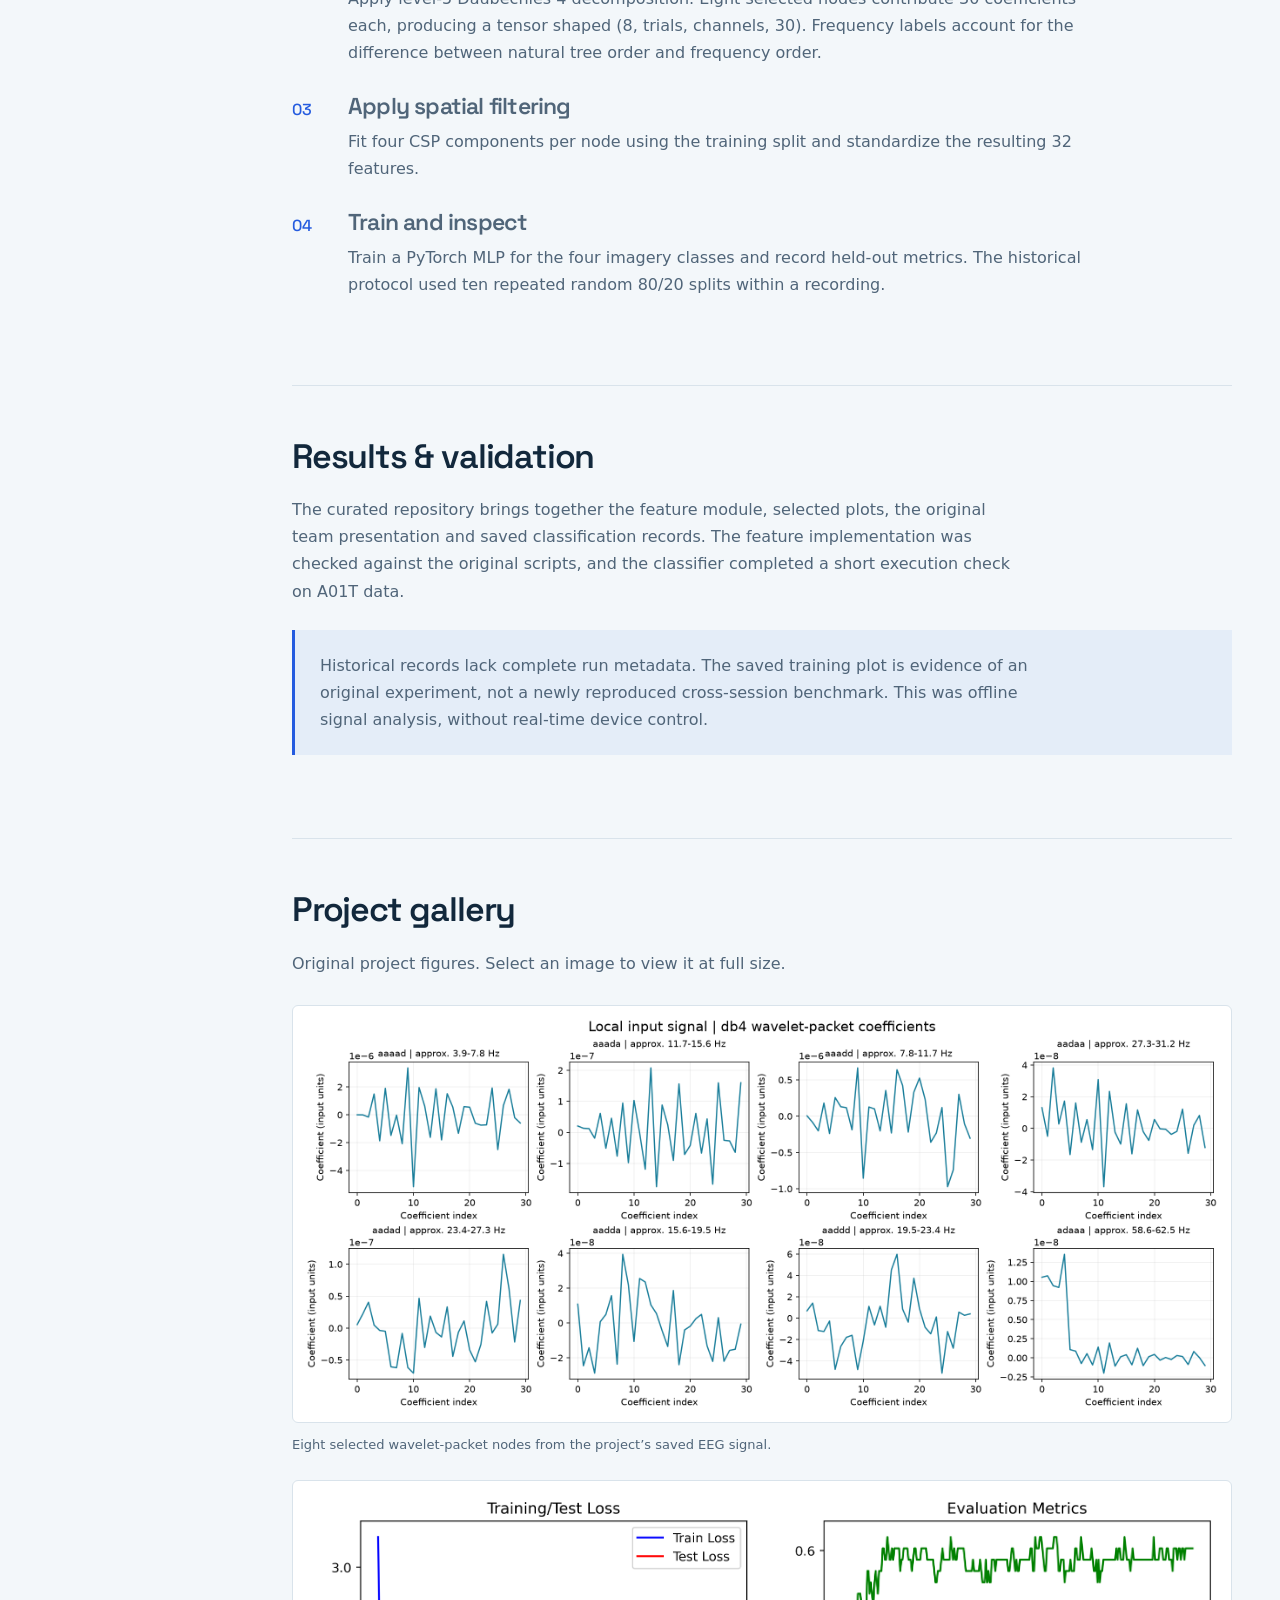
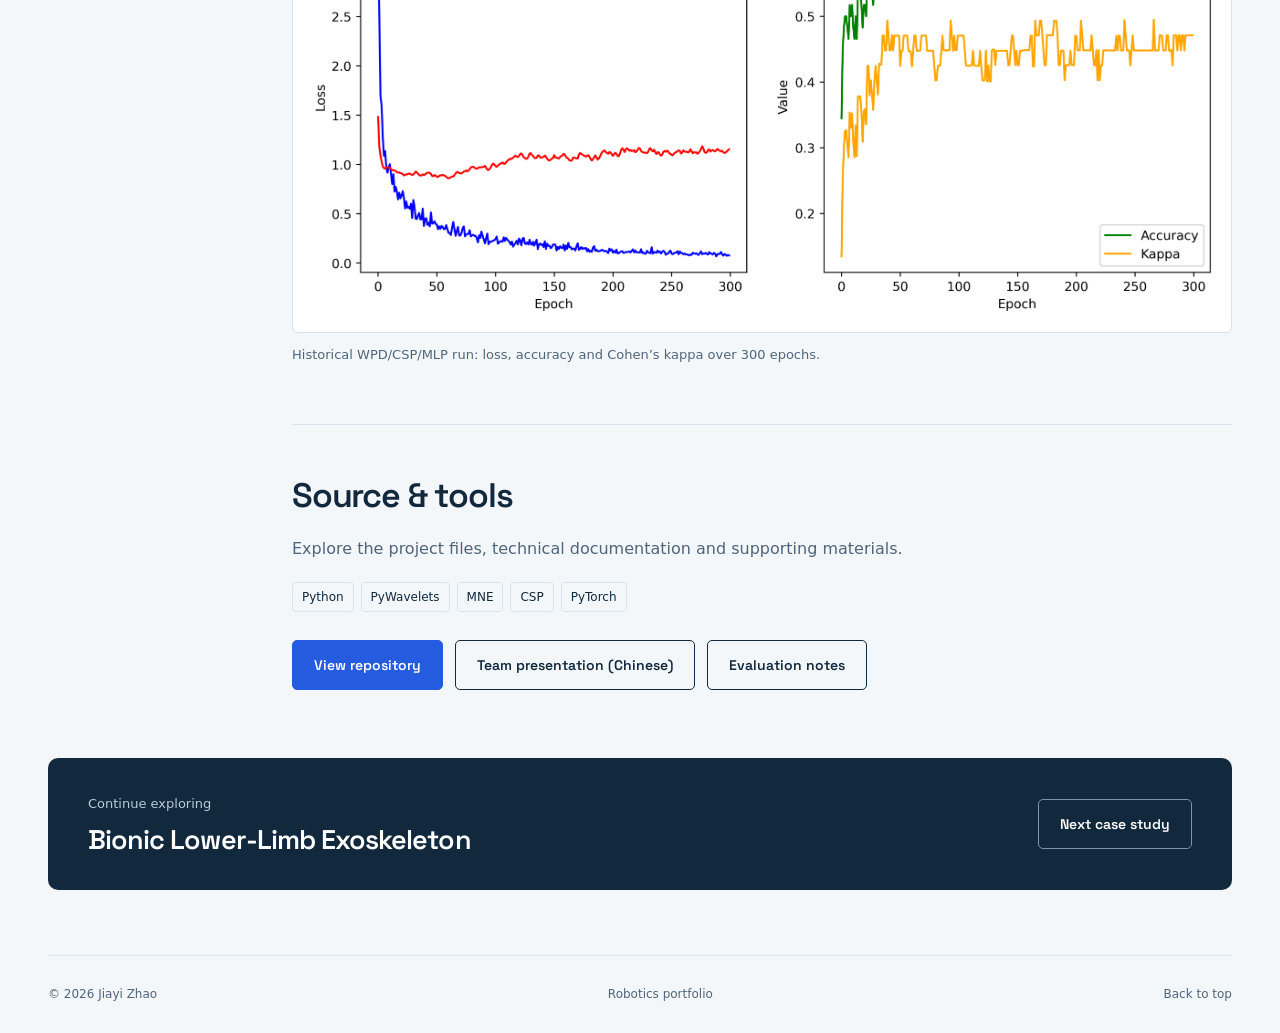
<file: motor-imagery-bci.html>
<!doctype html>
<html lang="en"><head><meta charset="utf-8"><meta name="viewport" content="width=device-width, initial-scale=1">
<title>Motor Imagery BCI | Jiayi Zhao</title><meta name="description" content="Wavelet-packet feature extraction and visualization for a team project on four-class motor-imagery classification.">
<meta name="theme-color" content="#12283c"><link rel="canonical" href="https://oftenmissyi.github.io/motor-imagery-bci.html">
<meta property="og:title" content="Motor Imagery BCI | Jiayi Zhao"><meta property="og:description" content="Wavelet-packet feature extraction and visualization for a team project on four-class motor-imagery classification."><meta property="og:type" content="website">
<link rel="icon" href="assets/favicon.svg" type="image/svg+xml"><link rel="preload" href="assets/space-grotesk.ttf" as="font" type="font/ttf" crossorigin>
<link rel="stylesheet" href="assets/site.css"><script src="assets/site.js" defer></script></head><body id="top">
<a class="skip" href="#main">Skip to content</a><div class="header-bar"><header class="site-header wrap">
<a href="#top" class="brand" aria-label="Jiayi Zhao — back to top"><span class="brand-mark" aria-hidden="true">JZ</span>Jiayi Zhao</a>
<button class="menu-toggle" type="button" aria-controls="navigation" aria-expanded="false">Menu</button>
<nav class="nav-links" id="navigation" aria-label="Main navigation"><a href="index.html#projects" class="">Work</a><a href="index.html#about" class="">About</a><a href="index.html#experience" class="">Experience</a><a href="index.html#contact" class="">Contact</a><span class="nav-indicator" aria-hidden="true"></span></nav></header></div>
<main id="main"><div class="wrap"><div class="breadcrumb"><a href="index.html#projects" class="">Selected work</a> / Case study</div>
<div class="case-hero"><div><div class="category">Machine learning &amp; signal processing</div><h1>Motor Imagery BCI</h1><p class="intro">Wavelet-packet feature extraction and visualization for a team project on four-class motor-imagery classification.</p><div class="buttons"><a href="#contribution" class="button primary">Explore my contribution</a><a href="https://github.com/OftenMissYi/Motor-Imagery-BCI" class="button" target="_blank" rel="noopener noreferrer">GitHub</a></div></div>
<figure class="case-cover"><img src="images/motor-imagery-bci/features.png" alt="Eight wavelet-packet coefficient plots extracted from a saved EEG signal" fetchpriority="high"><figcaption>Offline EEG experiments / Project artifact</figcaption></figure></div>
<dl class="case-facts"><div><dt>Period</dt><dd>Apr – May 2025</dd></div><div><dt>My role</dt><dd>Wavelet-packet feature extraction &amp; visualization lead</dd></div><div><dt>Validation</dt><dd>Offline EEG experiments</dd></div></dl><div class="case-layout"><nav class="case-nav" aria-label="On this page"><a href="#overview" class="">Overview</a><a href="#contribution" class="">My contribution</a><a href="#approach" class="">Approach</a><a href="#results" class="">Results</a><a href="#gallery" class="">Project gallery</a><a href="#resources" class="">Source &amp; tools</a></nav><div>
<section id="overview" class="case-section"><h2>The project</h2><p>The project explored how EEG recorded during imagined movement can be represented and classified. Using BCI Competition IV 2a, the team investigated left-hand, right-hand, feet and tongue imagery, alongside model experiments with DeepConvNet, EEGNet, FBCNet and EEG-Conformer.</p></section>
<section id="contribution" class="case-section"><h2>My contribution</h2><ul class="contribution-list"><li>Led the wavelet-packet feature extraction and visualization work in Python and PyWavelets.</li><li>Produced a fixed-size feature representation and coefficient plots for inspecting the extraction process.</li><li>Contributed to the collaborative preprocessing, WPD/CSP classification workflow and experiment analysis.</li></ul></section>
<section id="approach" class="case-section"><h2>Engineering approach</h2><ol class="steps"><li><h3>Prepare the EEG</h3><p>Load labeled GDF recordings with MNE, filter at 7–35 Hz, exclude EOG channels and extract cue-aligned epochs.</p></li><li><h3>Extract wavelet-packet features</h3><p>Apply level-5 Daubechies 4 decomposition. Eight selected nodes contribute 30 coefficients each, producing a tensor shaped (8, trials, channels, 30). Frequency labels account for the difference between natural tree order and frequency order.</p></li><li><h3>Apply spatial filtering</h3><p>Fit four CSP components per node using the training split and standardize the resulting 32 features.</p></li><li><h3>Train and inspect</h3><p>Train a PyTorch MLP for the four imagery classes and record held-out metrics. The historical protocol used ten repeated random 80/20 splits within a recording.</p></li></ol></section>
<section id="results" class="case-section"><h2>Results & validation</h2><p>The curated repository brings together the feature module, selected plots, the original team presentation and saved classification records. The feature implementation was checked against the original scripts, and the classifier completed a short execution check on A01T data.</p><div class="result-note"><p>Historical records lack complete run metadata. The saved training plot is evidence of an original experiment, not a newly reproduced cross-session benchmark. This was offline signal analysis, without real-time device control.</p></div></section>
<section id="gallery" class="case-section"><h2>Project gallery</h2><p class="small-note">Original project figures. Select an image to view it at full size.</p><div class="gallery"><figure class="wide"><a href="images/motor-imagery-bci/features.png" target="_blank" rel="noopener noreferrer" aria-label="Open full-size image: Eight selected wavelet-packet nodes from the project’s saved EEG signal."><img src="images/motor-imagery-bci/features.png" alt="Eight selected wavelet-packet nodes from the project’s saved EEG signal." loading="lazy" decoding="async"></a><figcaption>Eight selected wavelet-packet nodes from the project’s saved EEG signal.</figcaption></figure><figure class="wide"><a href="images/motor-imagery-bci/training.png" target="_blank" rel="noopener noreferrer" aria-label="Open full-size image: Historical WPD/CSP/MLP run: loss, accuracy and Cohen’s kappa over 300 epochs."><img src="images/motor-imagery-bci/training.png" alt="Historical WPD/CSP/MLP run: loss, accuracy and Cohen’s kappa over 300 epochs." loading="lazy" decoding="async"></a><figcaption>Historical WPD/CSP/MLP run: loss, accuracy and Cohen’s kappa over 300 epochs.</figcaption></figure></div></section>
<section id="resources" class="case-section"><h2>Source & tools</h2><p>Explore the project files, technical documentation and supporting materials.</p><div class="tags"><span>Python</span><span>PyWavelets</span><span>MNE</span><span>CSP</span><span>PyTorch</span></div><div class="buttons"><a href="https://github.com/OftenMissYi/Motor-Imagery-BCI" class="button primary" target="_blank" rel="noopener noreferrer">View repository</a><a href="https://github.com/OftenMissYi/Motor-Imagery-BCI/blob/main/docs/presentation-zh.pdf" class="button" target="_blank" rel="noopener noreferrer">Team presentation (Chinese)</a><a href="https://github.com/OftenMissYi/Motor-Imagery-BCI/blob/main/results/README.md" class="button" target="_blank" rel="noopener noreferrer">Evaluation notes</a></div></section>
</div></div><aside class="case-bottom"><div><p>Continue exploring</p><h2>Bionic Lower-Limb Exoskeleton</h2></div><a href="exoskeleton.html" class="button light">Next case study</a></aside></div></main><footer class="site-footer wrap"><span>© 2026 Jiayi Zhao</span><span>Robotics portfolio</span><a href="#main">Back to top</a></footer></body></html>
</file>
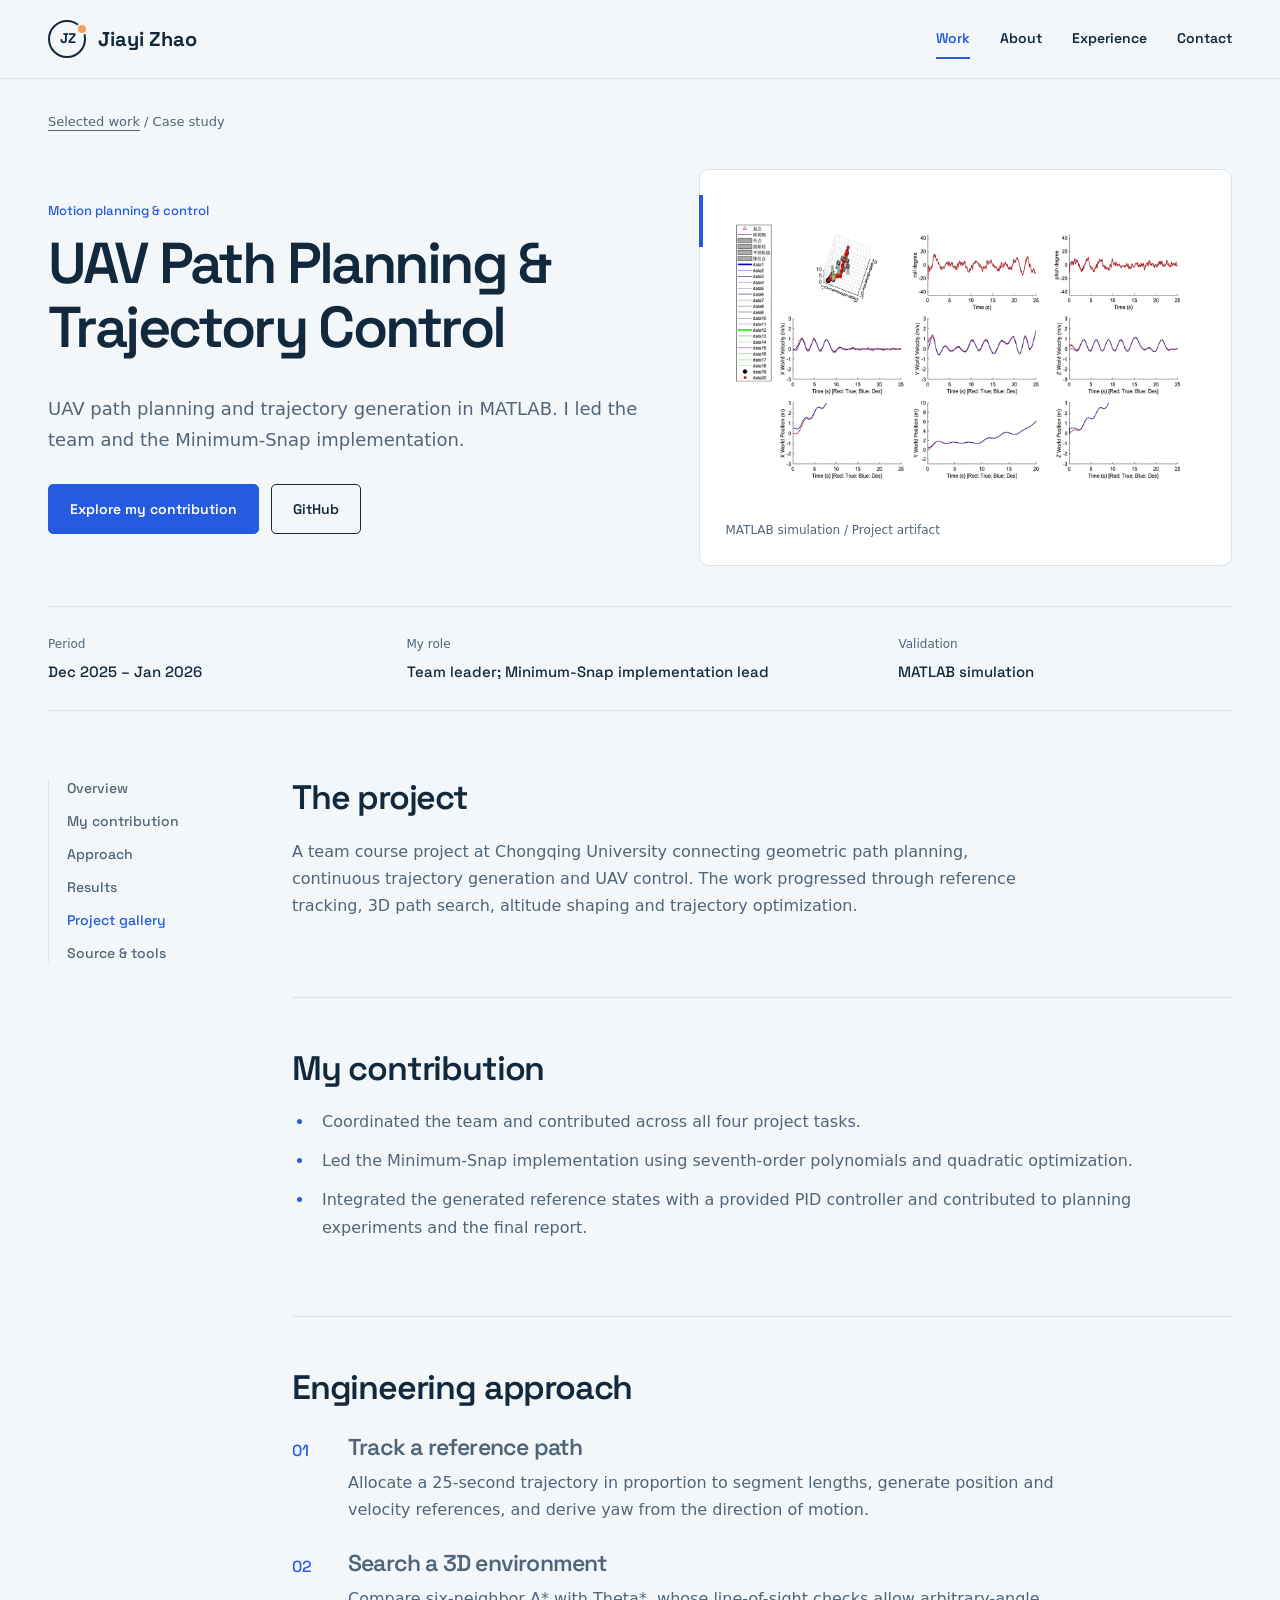
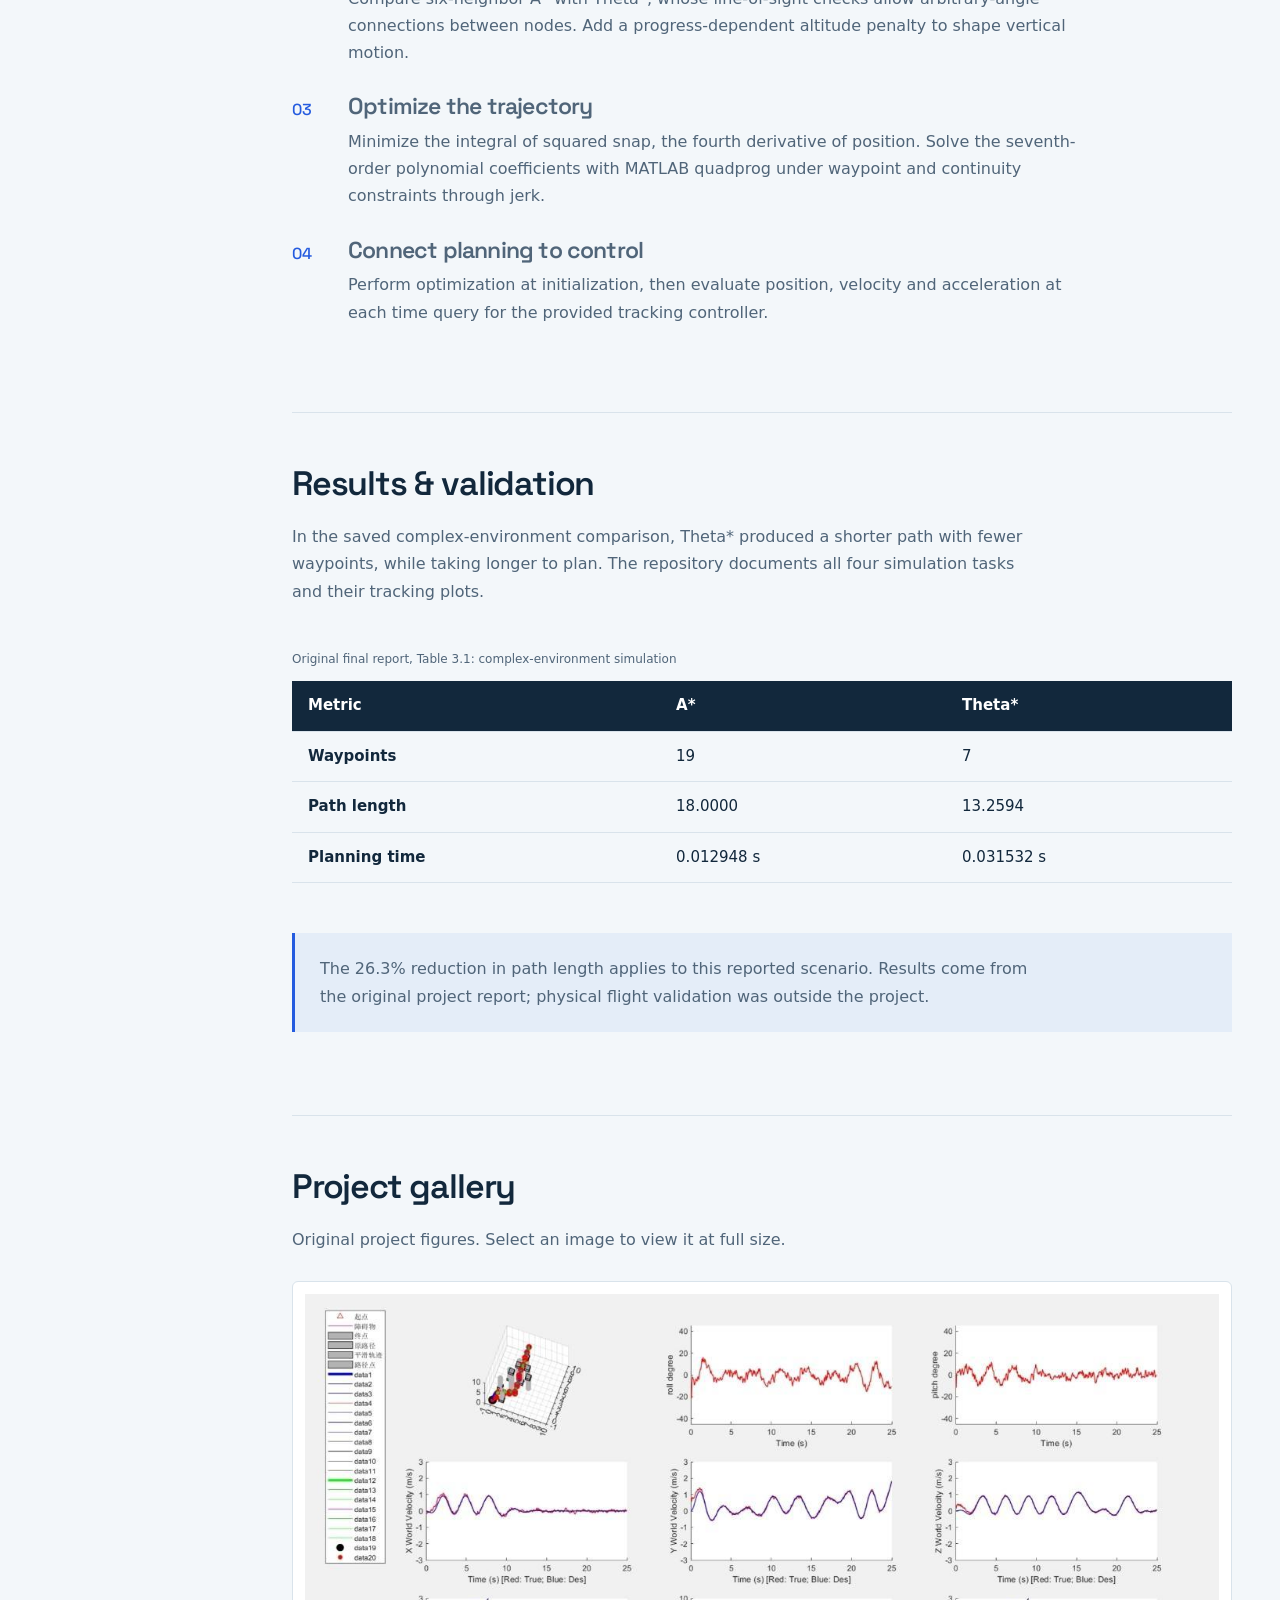
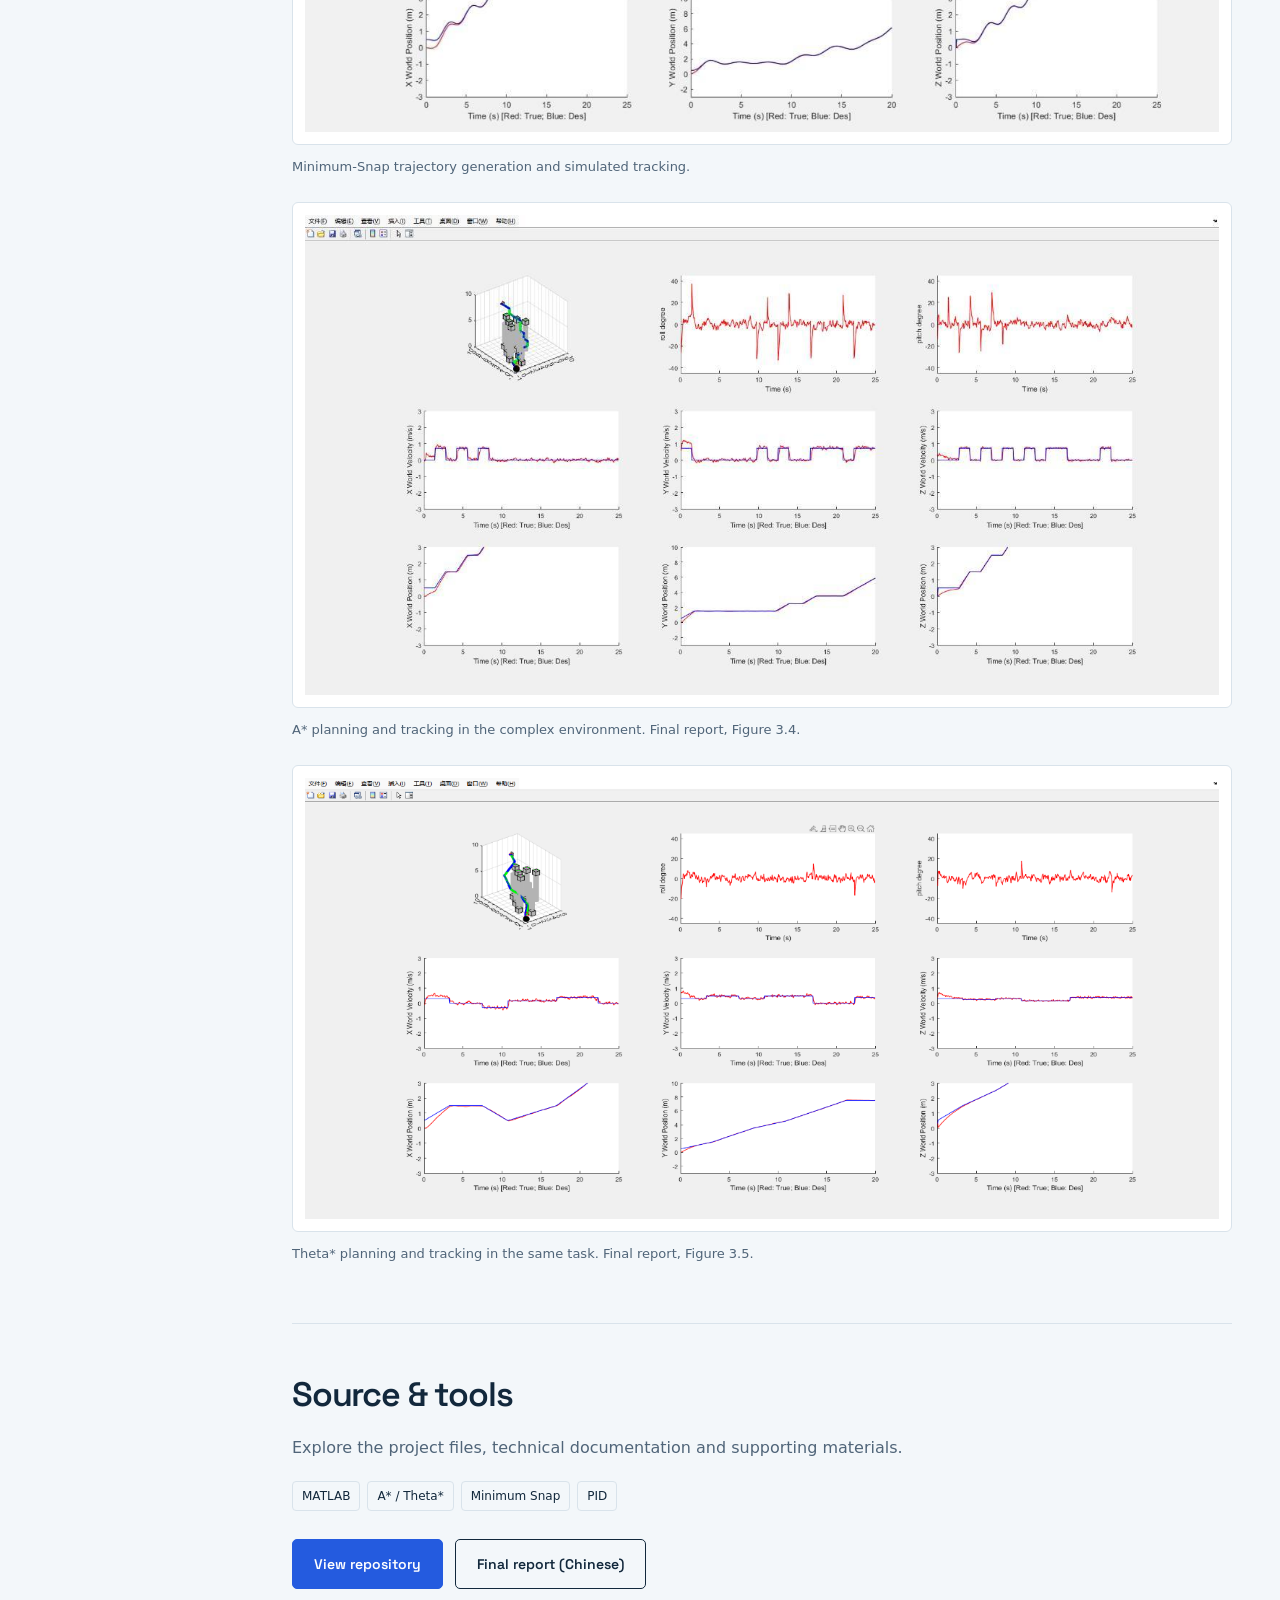
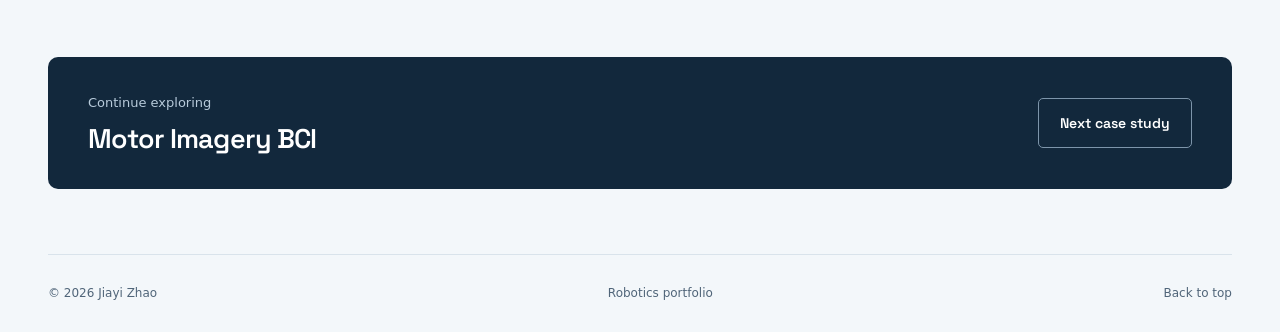
<file: uav-path-planning.html>
<!doctype html>
<html lang="en"><head><meta charset="utf-8"><meta name="viewport" content="width=device-width, initial-scale=1">
<title>UAV Path Planning &amp; Trajectory Control | Jiayi Zhao</title><meta name="description" content="UAV path planning and trajectory generation in MATLAB. I led the team and the Minimum-Snap implementation.">
<meta name="theme-color" content="#12283c"><link rel="canonical" href="https://oftenmissyi.github.io/uav-path-planning.html">
<meta property="og:title" content="UAV Path Planning &amp; Trajectory Control | Jiayi Zhao"><meta property="og:description" content="UAV path planning and trajectory generation in MATLAB. I led the team and the Minimum-Snap implementation."><meta property="og:type" content="website">
<link rel="icon" href="assets/favicon.svg" type="image/svg+xml"><link rel="preload" href="assets/space-grotesk.ttf" as="font" type="font/ttf" crossorigin>
<link rel="stylesheet" href="assets/site.css"><script src="assets/site.js" defer></script></head><body id="top">
<a class="skip" href="#main">Skip to content</a><div class="header-bar"><header class="site-header wrap">
<a href="#top" class="brand" aria-label="Jiayi Zhao — back to top"><span class="brand-mark" aria-hidden="true">JZ</span>Jiayi Zhao</a>
<button class="menu-toggle" type="button" aria-controls="navigation" aria-expanded="false">Menu</button>
<nav class="nav-links" id="navigation" aria-label="Main navigation"><a href="index.html#projects" class="">Work</a><a href="index.html#about" class="">About</a><a href="index.html#experience" class="">Experience</a><a href="index.html#contact" class="">Contact</a><span class="nav-indicator" aria-hidden="true"></span></nav></header></div>
<main id="main"><div class="wrap"><div class="breadcrumb"><a href="index.html#projects" class="">Selected work</a> / Case study</div>
<div class="case-hero"><div><div class="category">Motion planning &amp; control</div><h1>UAV Path Planning &amp; Trajectory Control</h1><p class="intro">UAV path planning and trajectory generation in MATLAB. I led the team and the Minimum-Snap implementation.</p><div class="buttons"><a href="#contribution" class="button primary">Explore my contribution</a><a href="https://github.com/OftenMissYi/UAV-Path-Planning-and-Trajectory-Control" class="button" target="_blank" rel="noopener noreferrer">GitHub</a></div></div>
<figure class="case-cover"><img src="images/uav-path-planning.jpg" alt="UAV trajectory and tracking plots from the MATLAB simulation" fetchpriority="high"><figcaption>MATLAB simulation / Project artifact</figcaption></figure></div>
<dl class="case-facts"><div><dt>Period</dt><dd>Dec 2025 – Jan 2026</dd></div><div><dt>My role</dt><dd>Team leader; Minimum-Snap implementation lead</dd></div><div><dt>Validation</dt><dd>MATLAB simulation</dd></div></dl><div class="case-layout"><nav class="case-nav" aria-label="On this page"><a href="#overview" class="">Overview</a><a href="#contribution" class="">My contribution</a><a href="#approach" class="">Approach</a><a href="#results" class="">Results</a><a href="#gallery" class="">Project gallery</a><a href="#resources" class="">Source &amp; tools</a></nav><div>
<section id="overview" class="case-section"><h2>The project</h2><p>A team course project at Chongqing University connecting geometric path planning, continuous trajectory generation and UAV control. The work progressed through reference tracking, 3D path search, altitude shaping and trajectory optimization.</p></section>
<section id="contribution" class="case-section"><h2>My contribution</h2><ul class="contribution-list"><li>Coordinated the team and contributed across all four project tasks.</li><li>Led the Minimum-Snap implementation using seventh-order polynomials and quadratic optimization.</li><li>Integrated the generated reference states with a provided PID controller and contributed to planning experiments and the final report.</li></ul></section>
<section id="approach" class="case-section"><h2>Engineering approach</h2><ol class="steps"><li><h3>Track a reference path</h3><p>Allocate a 25-second trajectory in proportion to segment lengths, generate position and velocity references, and derive yaw from the direction of motion.</p></li><li><h3>Search a 3D environment</h3><p>Compare six-neighbor A* with Theta*, whose line-of-sight checks allow arbitrary-angle connections between nodes. Add a progress-dependent altitude penalty to shape vertical motion.</p></li><li><h3>Optimize the trajectory</h3><p>Minimize the integral of squared snap, the fourth derivative of position. Solve the seventh-order polynomial coefficients with MATLAB quadprog under waypoint and continuity constraints through jerk.</p></li><li><h3>Connect planning to control</h3><p>Perform optimization at initialization, then evaluate position, velocity and acceleration at each time query for the provided tracking controller.</p></li></ol></section>
<section id="results" class="case-section"><h2>Results & validation</h2><p>In the saved complex-environment comparison, Theta* produced a shorter path with fewer waypoints, while taking longer to plan. The repository documents all four simulation tasks and their tracking plots.</p><div class="table-wrap"><table><caption>Original final report, Table 3.1: complex-environment simulation</caption><thead><tr><th scope="col">Metric</th><th scope="col">A*</th><th scope="col">Theta*</th></tr></thead><tbody><tr><th scope="row">Waypoints</th><td>19</td><td>7</td></tr><tr><th scope="row">Path length</th><td>18.0000</td><td>13.2594</td></tr><tr><th scope="row">Planning time</th><td>0.012948 s</td><td>0.031532 s</td></tr></tbody></table></div><div class="result-note"><p>The 26.3% reduction in path length applies to this reported scenario. Results come from the original project report; physical flight validation was outside the project.</p></div></section>
<section id="gallery" class="case-section"><h2>Project gallery</h2><p class="small-note">Original project figures. Select an image to view it at full size.</p><div class="gallery"><figure class="wide"><a href="images/uav/minimum-snap.jpg" target="_blank" rel="noopener noreferrer" aria-label="Open full-size image: Minimum-Snap trajectory generation and simulated tracking."><img src="images/uav/minimum-snap.jpg" alt="Minimum-Snap trajectory generation and simulated tracking." loading="lazy" decoding="async"></a><figcaption>Minimum-Snap trajectory generation and simulated tracking.</figcaption></figure><figure class="wide"><a href="images/uav/astar.jpg" target="_blank" rel="noopener noreferrer" aria-label="Open full-size image: A* planning and tracking in the complex environment. Final report, Figure 3.4."><img src="images/uav/astar.jpg" alt="A* planning and tracking in the complex environment. Final report, Figure 3.4." loading="lazy" decoding="async"></a><figcaption>A* planning and tracking in the complex environment. Final report, Figure 3.4.</figcaption></figure><figure class="wide"><a href="images/uav/theta-star.png" target="_blank" rel="noopener noreferrer" aria-label="Open full-size image: Theta* planning and tracking in the same task. Final report, Figure 3.5."><img src="images/uav/theta-star.png" alt="Theta* planning and tracking in the same task. Final report, Figure 3.5." loading="lazy" decoding="async"></a><figcaption>Theta* planning and tracking in the same task. Final report, Figure 3.5.</figcaption></figure></div></section>
<section id="resources" class="case-section"><h2>Source & tools</h2><p>Explore the project files, technical documentation and supporting materials.</p><div class="tags"><span>MATLAB</span><span>A* / Theta*</span><span>Minimum Snap</span><span>PID</span></div><div class="buttons"><a href="https://github.com/OftenMissYi/UAV-Path-Planning-and-Trajectory-Control" class="button primary" target="_blank" rel="noopener noreferrer">View repository</a><a href="https://github.com/OftenMissYi/UAV-Path-Planning-and-Trajectory-Control/blob/main/docs/Final-Report.pdf" class="button" target="_blank" rel="noopener noreferrer">Final report (Chinese)</a></div></section>
</div></div><aside class="case-bottom"><div><p>Continue exploring</p><h2>Motor Imagery BCI</h2></div><a href="motor-imagery-bci.html" class="button light">Next case study</a></aside></div></main><footer class="site-footer wrap"><span>© 2026 Jiayi Zhao</span><span>Robotics portfolio</span><a href="#main">Back to top</a></footer></body></html>
</file>
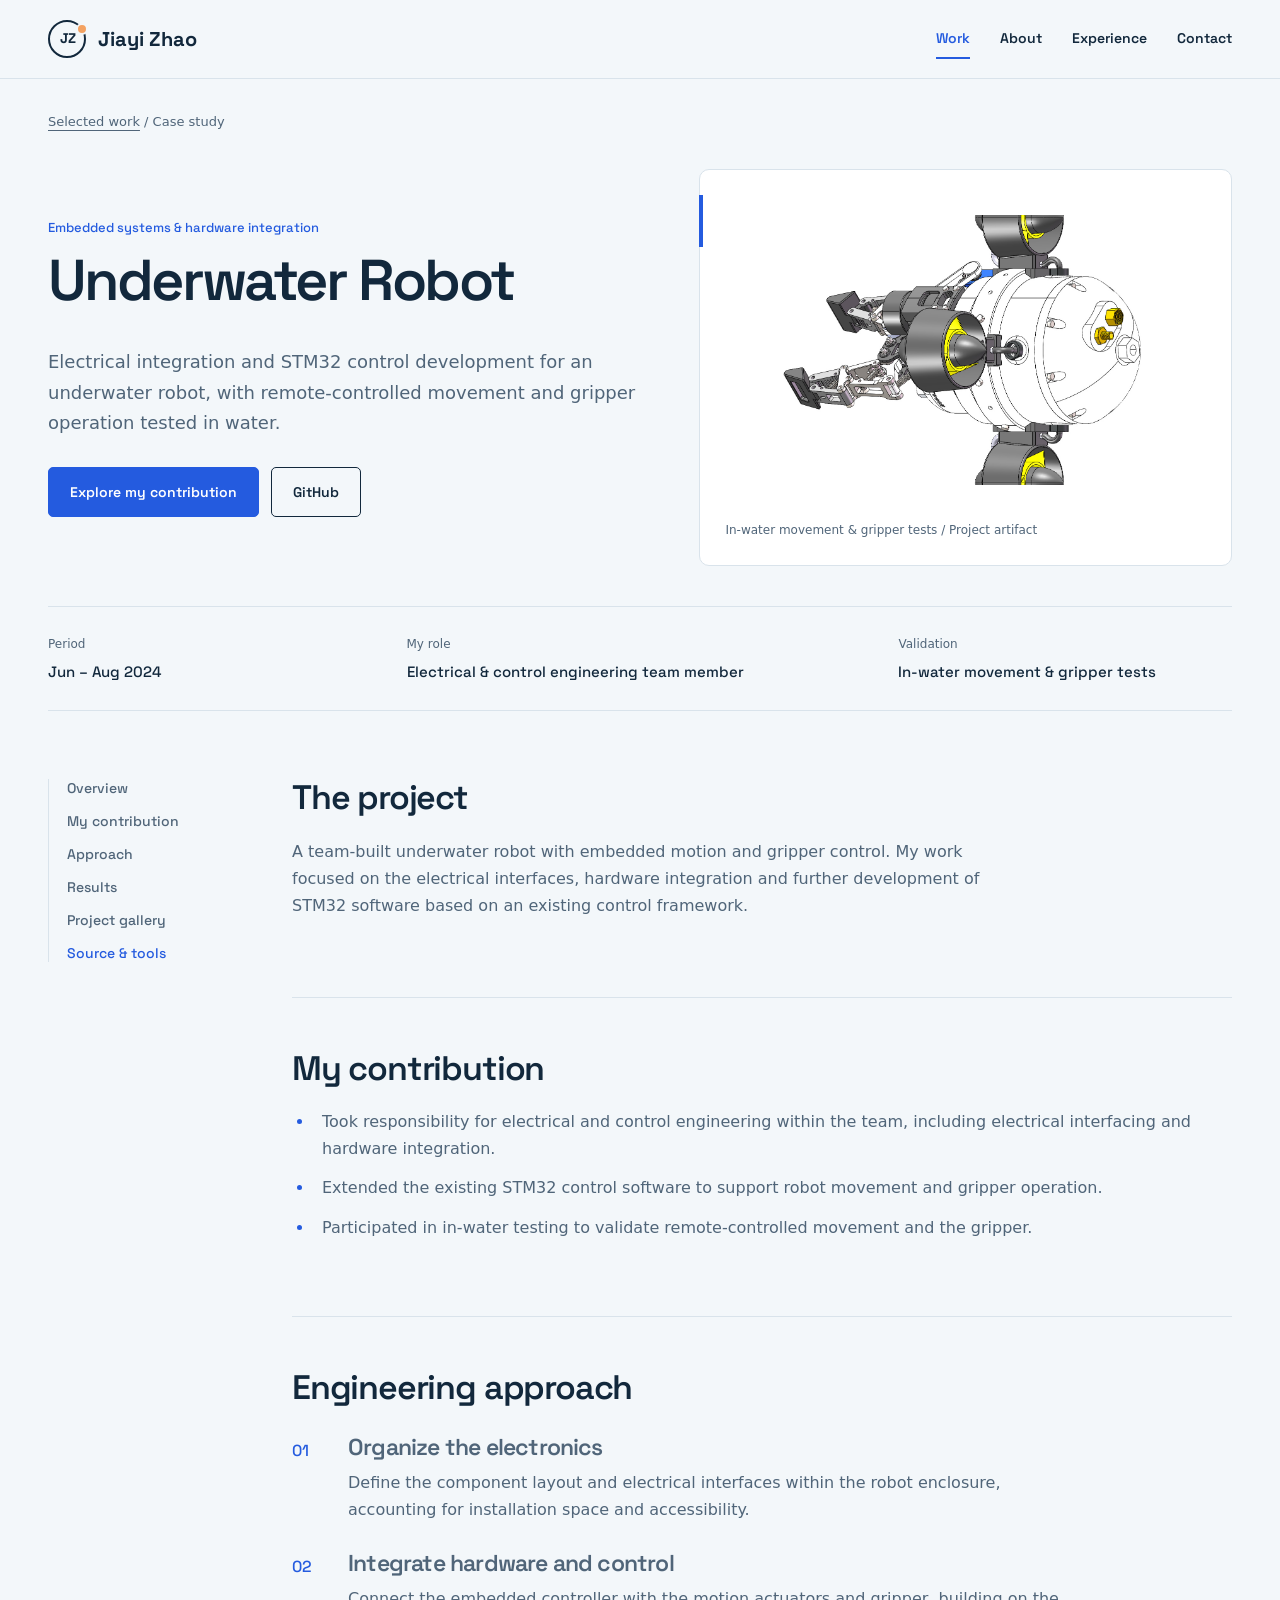
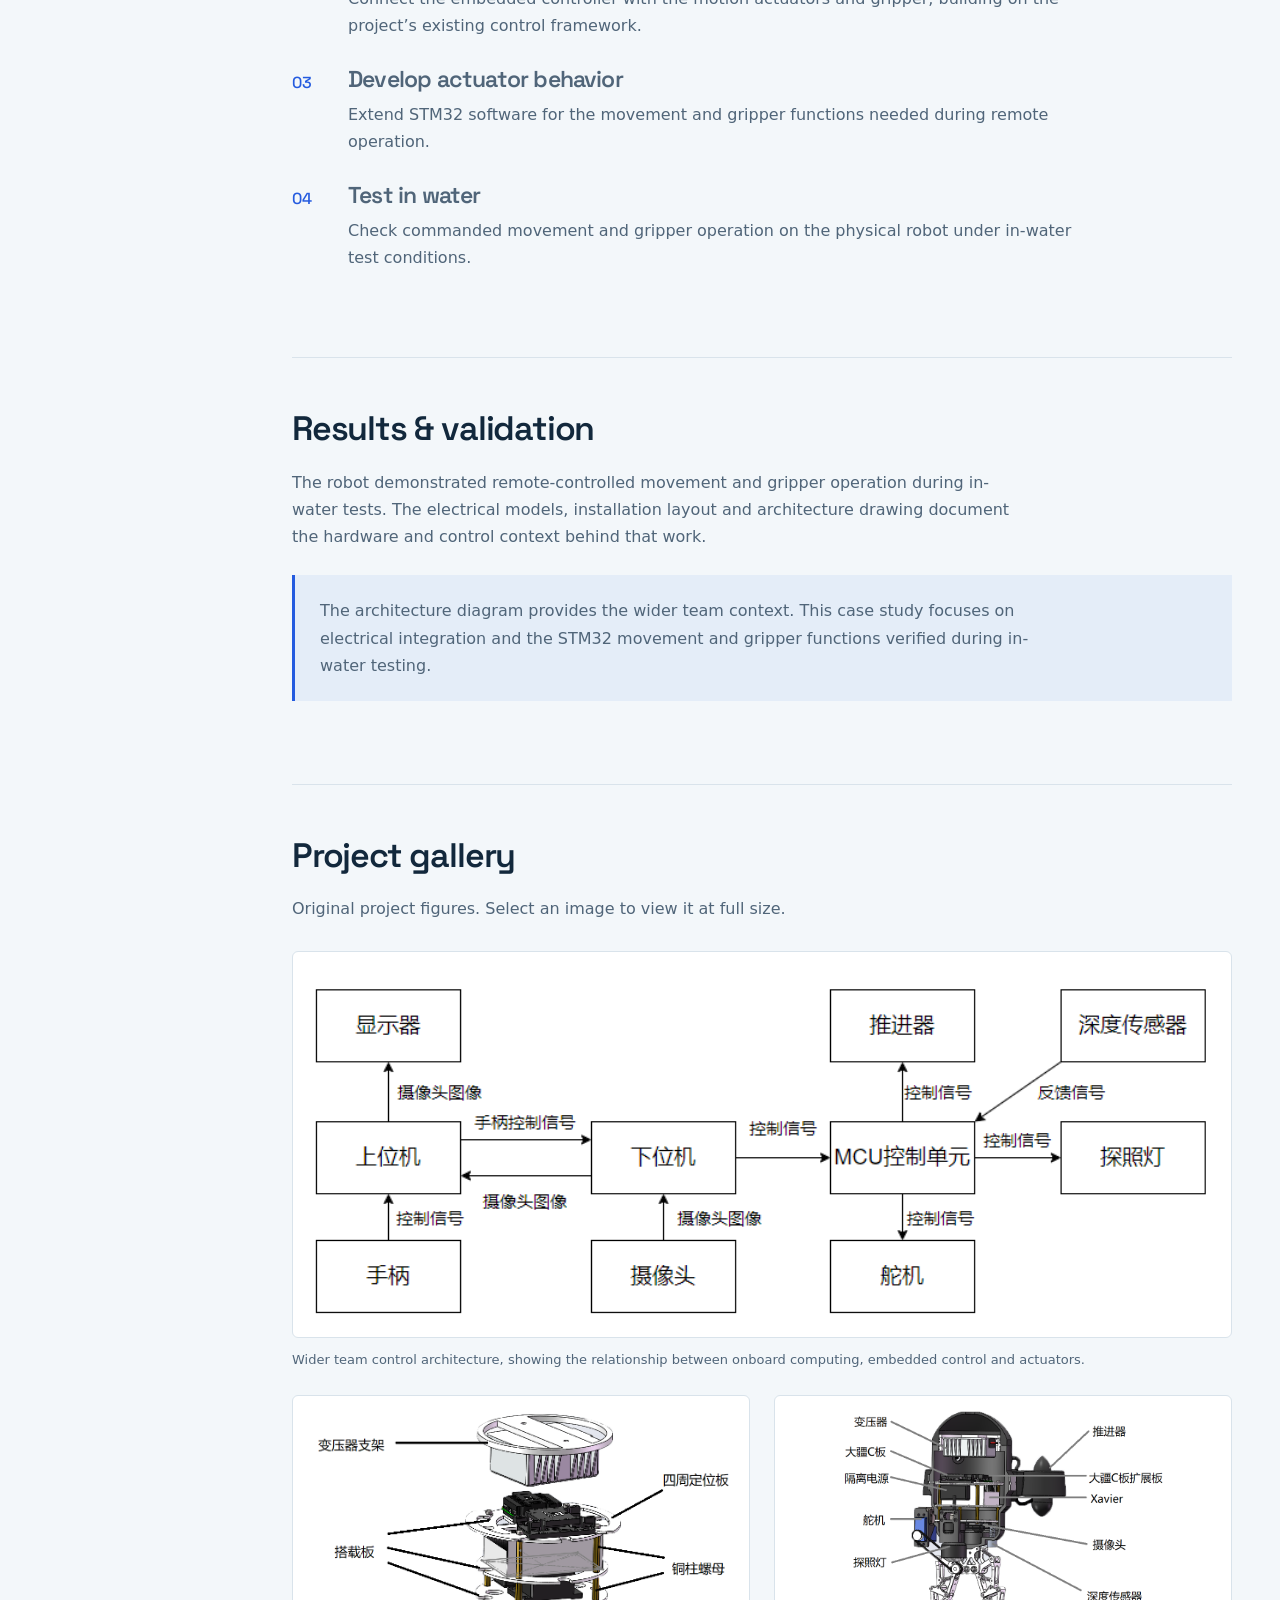
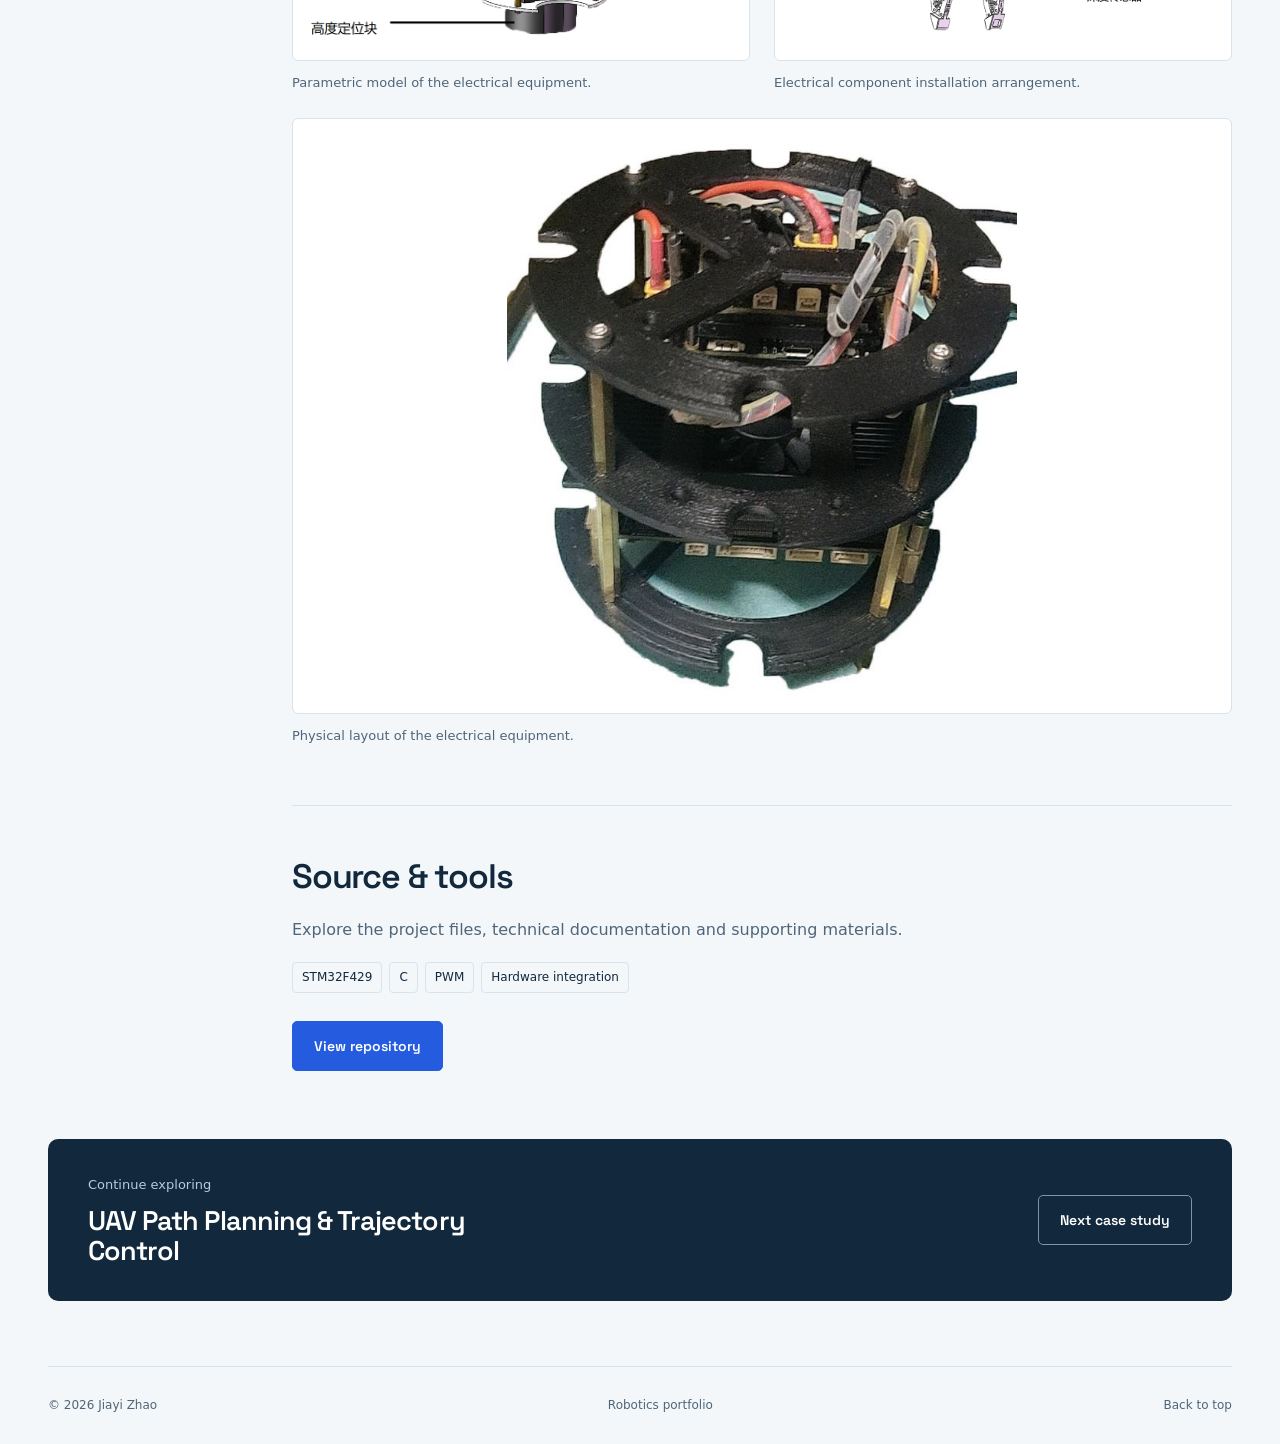
<file: underwater.html>
<!doctype html>
<html lang="en"><head><meta charset="utf-8"><meta name="viewport" content="width=device-width, initial-scale=1">
<title>Underwater Robot | Jiayi Zhao</title><meta name="description" content="Electrical integration and STM32 control development for an underwater robot, with remote-controlled movement and gripper operation tested in water.">
<meta name="theme-color" content="#12283c"><link rel="canonical" href="https://oftenmissyi.github.io/underwater.html">
<meta property="og:title" content="Underwater Robot | Jiayi Zhao"><meta property="og:description" content="Electrical integration and STM32 control development for an underwater robot, with remote-controlled movement and gripper operation tested in water."><meta property="og:type" content="website">
<link rel="icon" href="assets/favicon.svg" type="image/svg+xml"><link rel="preload" href="assets/space-grotesk.ttf" as="font" type="font/ttf" crossorigin>
<link rel="stylesheet" href="assets/site.css"><script src="assets/site.js" defer></script></head><body id="top">
<a class="skip" href="#main">Skip to content</a><div class="header-bar"><header class="site-header wrap">
<a href="#top" class="brand" aria-label="Jiayi Zhao — back to top"><span class="brand-mark" aria-hidden="true">JZ</span>Jiayi Zhao</a>
<button class="menu-toggle" type="button" aria-controls="navigation" aria-expanded="false">Menu</button>
<nav class="nav-links" id="navigation" aria-label="Main navigation"><a href="index.html#projects" class="">Work</a><a href="index.html#about" class="">About</a><a href="index.html#experience" class="">Experience</a><a href="index.html#contact" class="">Contact</a><span class="nav-indicator" aria-hidden="true"></span></nav></header></div>
<main id="main"><div class="wrap"><div class="breadcrumb"><a href="index.html#projects" class="">Selected work</a> / Case study</div>
<div class="case-hero"><div><div class="category">Embedded systems &amp; hardware integration</div><h1>Underwater Robot</h1><p class="intro">Electrical integration and STM32 control development for an underwater robot, with remote-controlled movement and gripper operation tested in water.</p><div class="buttons"><a href="#contribution" class="button primary">Explore my contribution</a><a href="https://github.com/OftenMissYi/Underwater-Robot-STM32F429" class="button" target="_blank" rel="noopener noreferrer">GitHub</a></div></div>
<figure class="case-cover"><img src="images/underwater.jpg" alt="Underwater robot assembly with propulsion and electrical components" fetchpriority="high"><figcaption>In-water movement &amp; gripper tests / Project artifact</figcaption></figure></div>
<dl class="case-facts"><div><dt>Period</dt><dd>Jun – Aug 2024</dd></div><div><dt>My role</dt><dd>Electrical &amp; control engineering team member</dd></div><div><dt>Validation</dt><dd>In-water movement &amp; gripper tests</dd></div></dl><div class="case-layout"><nav class="case-nav" aria-label="On this page"><a href="#overview" class="">Overview</a><a href="#contribution" class="">My contribution</a><a href="#approach" class="">Approach</a><a href="#results" class="">Results</a><a href="#gallery" class="">Project gallery</a><a href="#resources" class="">Source &amp; tools</a></nav><div>
<section id="overview" class="case-section"><h2>The project</h2><p>A team-built underwater robot with embedded motion and gripper control. My work focused on the electrical interfaces, hardware integration and further development of STM32 software based on an existing control framework.</p></section>
<section id="contribution" class="case-section"><h2>My contribution</h2><ul class="contribution-list"><li>Took responsibility for electrical and control engineering within the team, including electrical interfacing and hardware integration.</li><li>Extended the existing STM32 control software to support robot movement and gripper operation.</li><li>Participated in in-water testing to validate remote-controlled movement and the gripper.</li></ul></section>
<section id="approach" class="case-section"><h2>Engineering approach</h2><ol class="steps"><li><h3>Organize the electronics</h3><p>Define the component layout and electrical interfaces within the robot enclosure, accounting for installation space and accessibility.</p></li><li><h3>Integrate hardware and control</h3><p>Connect the embedded controller with the motion actuators and gripper, building on the project’s existing control framework.</p></li><li><h3>Develop actuator behavior</h3><p>Extend STM32 software for the movement and gripper functions needed during remote operation.</p></li><li><h3>Test in water</h3><p>Check commanded movement and gripper operation on the physical robot under in-water test conditions.</p></li></ol></section>
<section id="results" class="case-section"><h2>Results & validation</h2><p>The robot demonstrated remote-controlled movement and gripper operation during in-water tests. The electrical models, installation layout and architecture drawing document the hardware and control context behind that work.</p><div class="result-note"><p>The architecture diagram provides the wider team context. This case study focuses on electrical integration and the STM32 movement and gripper functions verified during in-water testing.</p></div></section>
<section id="gallery" class="case-section"><h2>Project gallery</h2><p class="small-note">Original project figures. Select an image to view it at full size.</p><div class="gallery"><figure class="wide"><a href="images/underwater/control-architecture.jpg" target="_blank" rel="noopener noreferrer" aria-label="Open full-size image: Wider team control architecture, showing the relationship between onboard computing, embedded control and actuators."><img src="images/underwater/control-architecture.jpg" alt="Wider team control architecture, showing the relationship between onboard computing, embedded control and actuators." loading="lazy" decoding="async"></a><figcaption>Wider team control architecture, showing the relationship between onboard computing, embedded control and actuators.</figcaption></figure><figure class=""><a href="images/underwater/electrical-model.jpg" target="_blank" rel="noopener noreferrer" aria-label="Open full-size image: Parametric model of the electrical equipment."><img src="images/underwater/electrical-model.jpg" alt="Parametric model of the electrical equipment." loading="lazy" decoding="async"></a><figcaption>Parametric model of the electrical equipment.</figcaption></figure><figure class=""><a href="images/underwater/electrical-installation.jpg" target="_blank" rel="noopener noreferrer" aria-label="Open full-size image: Electrical component installation arrangement."><img src="images/underwater/electrical-installation.jpg" alt="Electrical component installation arrangement." loading="lazy" decoding="async"></a><figcaption>Electrical component installation arrangement.</figcaption></figure><figure class="wide"><a href="images/underwater/electrical-layout.jpg" target="_blank" rel="noopener noreferrer" aria-label="Open full-size image: Physical layout of the electrical equipment."><img src="images/underwater/electrical-layout.jpg" alt="Physical layout of the electrical equipment." loading="lazy" decoding="async"></a><figcaption>Physical layout of the electrical equipment.</figcaption></figure></div></section>
<section id="resources" class="case-section"><h2>Source & tools</h2><p>Explore the project files, technical documentation and supporting materials.</p><div class="tags"><span>STM32F429</span><span>C</span><span>PWM</span><span>Hardware integration</span></div><div class="buttons"><a href="https://github.com/OftenMissYi/Underwater-Robot-STM32F429" class="button primary" target="_blank" rel="noopener noreferrer">View repository</a></div></section>
</div></div><aside class="case-bottom"><div><p>Continue exploring</p><h2>UAV Path Planning &amp; Trajectory Control</h2></div><a href="uav-path-planning.html" class="button light">Next case study</a></aside></div></main><footer class="site-footer wrap"><span>© 2026 Jiayi Zhao</span><span>Robotics portfolio</span><a href="#main">Back to top</a></footer></body></html>
</file>
<file: assets/site.css>
@font-face{font-family:Space;src:url('space-grotesk.ttf') format('truetype');font-weight:300 700;font-display:swap}
:root{--ink:#12283c;--ice:#f3f7fa;--paper:#fff;--blue:#245bdf;--copper:#f4a261;--slate:#506579;--line:#d9e3eb;--title:Space,'Trebuchet MS',sans-serif}
*{box-sizing:border-box}html{scroll-behavior:smooth;scroll-padding-top:100px}body{margin:0;background:var(--ice);color:var(--ink);font:17px/1.7 'Segoe UI',system-ui,sans-serif}a{color:inherit;text-decoration:none}p{margin:0 0 1.2em;max-width:72ch}h1,h2,h3,h4{font-family:var(--title);font-weight:600;line-height:1.12;margin:0 0 .6em;letter-spacing:-.035em}h1{font-size:clamp(48px,6vw,82px)}h2{font-size:clamp(32px,3.8vw,48px)}h3{font-size:26px}h4{font-size:21px}img{display:block;max-width:100%}button{font:inherit}a,button{touch-action:manipulation}:focus-visible{outline:3px solid var(--blue);outline-offset:6px}.wrap{width:min(1200px,calc(100% - 96px));margin:auto}.skip{position:fixed;z-index:20;left:20px;top:-100px;background:white;padding:12px}.skip:focus{top:12px}.site-header{height:88px;display:flex;align-items:center;justify-content:space-between;gap:20px}.brand{font-family:var(--title);font-size:20px;font-weight:700;display:flex;align-items:center;gap:12px;white-space:nowrap}.brand-mark{display:grid;place-items:center;width:38px;height:38px;border:2px solid var(--ink);border-radius:50%;font-size:14px;letter-spacing:-1px;position:relative}.brand-mark:after{content:'';position:absolute;background:var(--copper);width:8px;height:8px;right:-4px;top:1px;border:2px solid var(--ice);border-radius:50%}.nav-links{display:flex;gap:30px;font-size:14px;font-family:var(--title);font-weight:600}.nav-links a:hover,.text-link:hover{color:var(--blue)}.nav-contact{border-bottom:2px solid var(--blue)}.menu-toggle{display:none;background:none;border:1px solid var(--line);padding:8px 14px;border-radius:5px}.hero{display:grid;grid-template-columns:1.08fr 1fr;align-items:center;gap:40px;padding:64px 0 60px}.hero h1{font-size:clamp(56px,6.5vw,90px);margin:14px 0 22px;letter-spacing:-.065em}.role{display:flex;align-items:center;gap:10px;font:500 15px var(--title);color:var(--slate)}.role:before{content:'';width:7px;height:7px;background:var(--blue);border-radius:50%}.hero .intro{font-size:22px;line-height:1.5;max-width:30ch}.hero .bio{color:var(--slate);max-width:44ch;font-size:16px}.buttons{display:flex;gap:12px;flex-wrap:wrap;margin-top:28px}.button{display:inline-flex;align-items:center;justify-content:center;gap:12px;font:600 14px var(--title);padding:15px 21px;border:1px solid var(--ink);border-radius:5px;min-height:48px}.button.primary{background:var(--blue);color:white;border-color:var(--blue)}.button:hover{background:var(--ink);border-color:var(--ink);color:white}.button.light{color:white;border-color:#7d95aa}.button.light:hover{background:white;color:var(--ink)}.hero-art{position:relative;background:var(--ink);border-radius:50% 50% 8px 8px;padding:28px 20px 24px;overflow:hidden;color:#d3e2f0;min-width:0}.hero-art svg{width:100%;height:auto;display:block}.art-caption{font:400 12px var(--title);display:flex;justify-content:space-between;padding:0 14px;gap:16px}.art-caption span:last-child{color:#9bb5cd}.profile-strip{display:grid;grid-template-columns:1.7fr 1fr 1fr;padding:24px 0;border-top:1px solid var(--line);border-bottom:1px solid var(--line);gap:30px;font-size:14px}.profile-strip strong{display:block;font:600 17px var(--title);margin-bottom:6px}.profile-strip span{color:var(--slate)}.section{padding:92px 0}.section-head{display:flex;align-items:end;justify-content:space-between;gap:32px;margin-bottom:34px}.section-head h2{margin:0}.section-head p{font-size:15px;max-width:36ch;color:var(--slate);margin:0}.projects-grid{display:grid;grid-template-columns:1fr 1fr;gap:36px 28px}.project-card{min-width:0;background:var(--paper);border-radius:10px;overflow:hidden;border:1px solid var(--line)}.project-visual{height:280px;display:flex;align-items:center;justify-content:center;padding:26px;position:relative;background:#e6eef6;overflow:hidden}.project-visual img{width:100%;height:100%;object-fit:contain;mix-blend-mode:multiply;transition:transform .3s}.project-card:hover .project-visual img{transform:scale(1.025)}.project-card:nth-child(2) .project-visual{background:#e8edf9}.project-card:nth-child(3) .project-visual{background:#f1ede7}.project-card:nth-child(4) .project-visual{background:#e3f0ef}.project-copy{padding:28px 30px 30px}.category{font:500 13px var(--title);color:var(--blue);margin-bottom:12px}.project-copy h3{font-size:29px;max-width:24ch}.project-copy p{font-size:16px;color:var(--slate);margin-bottom:20px}.tags{display:flex;gap:7px;flex-wrap:wrap;font-size:12px}.tags span{padding:4px 9px;background:var(--ice);border:1px solid var(--line);border-radius:4px}.project-links{display:flex;gap:24px;margin-top:25px;font:600 14px var(--title)}.project-links a{border-bottom:1px solid var(--blue);padding-bottom:3px}.project-links a:hover{color:var(--blue)}.more-projects{margin-top:50px}.more-projects>h3{font-size:22px;margin-bottom:24px}.repo-row{display:grid;grid-template-columns:90px 1fr auto;gap:24px;align-items:center;padding:22px 0;border-top:1px solid var(--line)}.repo-row img{width:90px;height:72px;object-fit:contain;background:white;border-radius:4px}.repo-row h3{font-size:21px;margin-bottom:6px}.repo-row p{font-size:14px;color:var(--slate);margin:0;max-width:65ch}.repo-row .text-link{font:600 14px var(--title);white-space:nowrap}.coming-soon{opacity:.8}.status{font:500 12px var(--title);border:1px dashed #9cacbb;padding:6px 12px;border-radius:4px;white-space:nowrap}.about-band{background:var(--ink);color:var(--ice);position:relative;overflow:hidden}.about-grid{display:grid;grid-template-columns:1fr 1.2fr;gap:90px}.about-grid h2{font-size:clamp(36px,4.2vw,54px);max-width:12ch}.about-grid p{color:#c6d6e4;font-size:18px}.about-grid p:last-child{margin:0}.about-label{font:500 14px var(--title);color:var(--copper);margin-bottom:22px}.journey-grid{display:grid;grid-template-columns:1fr 1fr;gap:70px}.journey-grid h2{font-size:34px;margin-bottom:34px}.timeline{border-left:1px solid #bccddd;padding-left:25px}.timeline-item{position:relative;padding-bottom:35px}.timeline-item:last-child{padding-bottom:0}.timeline-item:before{content:'';position:absolute;width:9px;height:9px;border:3px solid var(--ice);outline:1px solid var(--blue);background:var(--blue);left:-32px;top:4px;border-radius:50%}.date{font:500 13px var(--title);color:var(--blue);margin-bottom:10px}.timeline h3{font-size:23px;margin-bottom:9px}.institution{font-weight:600;font-size:15px;margin-bottom:12px}.timeline p{font-size:15px;color:var(--slate)}.small-note{font-size:13px;color:var(--slate)}.skills-section{border-top:1px solid var(--line)}.skills-grid{display:grid;grid-template-columns:repeat(4,1fr);gap:28px}.skill-block{border-top:3px solid var(--blue);padding-top:24px}.skill-block:nth-child(even){border-color:var(--copper)}.skill-block h3{font-size:23px}.skill-block p{font-size:14px;color:var(--slate)}.skill-block .tools{font-size:14px;color:var(--ink);font-weight:600}.recognition{display:grid;grid-template-columns:1.4fr 1fr;gap:70px;margin-top:64px;padding-top:40px;border-top:1px solid var(--line)}.recognition h3{font-size:23px}.award{display:flex;gap:18px;font-size:15px;margin-top:18px}.award time{color:var(--blue);font-family:var(--title)}.award small{display:block;color:var(--slate)}.languages{display:flex;gap:28px;flex-wrap:wrap}.languages strong{display:block;font-family:var(--title)}.languages span{font-size:14px;color:var(--slate)}.contact-band{background:#dce8f5;border-radius:14px;padding:50px 54px;display:flex;align-items:center;justify-content:space-between;gap:40px;margin:0 auto 60px}.contact-band h2{font-size:38px}.contact-band p{font-size:16px;max-width:48ch;margin:0;color:var(--slate)}.contact-links{display:flex;flex-direction:column;gap:15px;flex-shrink:0}.contact-email{font-family:var(--title);font-size:22px;text-decoration:underline;text-underline-offset:6px}.socials{display:flex;gap:25px;font-size:14px}.site-footer{display:flex;justify-content:space-between;gap:20px;padding:28px 0;border-top:1px solid var(--line);color:var(--slate);font-size:12px}.site-footer a:hover{color:var(--blue)}
/* Every case study uses the same component structure. */
.breadcrumb{font-size:13px;color:var(--slate);padding-top:32px}.breadcrumb a{text-decoration:underline;text-underline-offset:4px}.case-hero{padding:36px 0 40px;display:grid;grid-template-columns:1.12fr 1fr;align-items:center;gap:55px}.case-hero h1{font-size:clamp(38px,4.5vw,62px);letter-spacing:-.045em}.case-hero .intro{color:var(--slate);font-size:18px}.case-cover{background:white;border:1px solid var(--line);border-radius:10px;padding:25px;margin:0;position:relative}.case-cover:before{content:'';position:absolute;left:-1px;top:25px;width:4px;height:52px;background:var(--blue)}.case-cover img{height:310px;width:100%;object-fit:contain}.case-cover figcaption{margin-top:15px;font-size:12px;color:var(--slate)}.case-facts{display:grid;grid-template-columns:1fr 1.4fr 1fr;gap:25px;margin:0;padding:27px 0;border-block:1px solid var(--line)}.case-facts dt{font-size:12px;color:var(--slate);margin-bottom:6px}.case-facts dd{margin:0;font:500 15px/1.5 var(--title)}.case-layout{display:grid;grid-template-columns:180px minmax(0,1fr);gap:64px;padding:68px 0}.case-nav{position:sticky;top:32px;align-self:start;display:flex;flex-direction:column;gap:15px;font:500 14px var(--title);border-left:1px solid var(--line);padding-left:18px}.case-nav a{color:var(--slate)}.case-nav a:hover,.case-nav a.active{color:var(--blue)}.case-section{padding:0 0 58px;margin-bottom:52px;border-bottom:1px solid var(--line);scroll-margin-top:40px}.case-section:last-child{margin-bottom:0;padding-bottom:0;border:0}.case-section h2{font-size:34px}.case-section p,.case-section li{color:var(--slate);font-size:16px}.case-section h3{font-size:23px;margin-top:28px}.contribution-list{padding-left:22px}.contribution-list li{padding-left:8px;margin:12px 0}.contribution-list li::marker{color:var(--blue)}.steps{list-style:none;padding:0;counter-reset:step;margin:28px 0}.steps li{counter-increment:step;position:relative;padding-left:56px;margin-bottom:28px}.steps li:before{content:counter(step,decimal-leading-zero);position:absolute;left:0;top:0;font:500 16px var(--title);color:var(--blue);padding-top:5px}.steps h3{margin:0 0 8px}.steps p{margin:0}.result-note{background:#e4edf8;border-left:3px solid var(--blue);padding:22px 25px;margin:25px 0}.result-note p{margin:0}.table-wrap{overflow-x:auto}table{width:100%;border-collapse:collapse;font-size:15px;text-align:left;margin:25px 0}caption{text-align:left;font-size:12px;color:var(--slate);margin-bottom:12px}th,td{padding:12px 16px;border-bottom:1px solid var(--line)}thead{background:var(--ink);color:white}.gallery{display:grid;grid-template-columns:1fr 1fr;gap:24px;margin-top:28px}.gallery figure{margin:0;min-width:0}.gallery a{display:block;background:white;border:1px solid var(--line);border-radius:6px;overflow:hidden;padding:12px}.gallery a:hover{border-color:var(--blue)}.gallery img{height:240px;width:100%;object-fit:contain}.gallery figcaption{font-size:13px;line-height:1.6;color:var(--slate);margin-top:12px}.gallery .wide{grid-column:1/-1}.gallery .wide img{height:auto;max-height:570px}.gallery-extra{margin-top:30px}.gallery-extra summary{cursor:pointer;font:500 15px var(--title);padding:15px 0;color:var(--blue)}.case-bottom{background:var(--ink);color:white;border-radius:10px;display:flex;justify-content:space-between;align-items:center;padding:35px 40px;margin-bottom:65px;gap:30px}.case-bottom p{font-size:13px;color:#b8cbdb;margin:0 0 10px}.case-bottom h2{font-size:27px;margin:0;max-width:26ch}.inline-link{color:var(--blue);text-decoration:underline;text-underline-offset:4px}code{font-size:.88em;background:#e4ebf1;padding:2px 5px;border-radius:3px}
@media(min-width:1500px){.hero{padding-top:90px;padding-bottom:85px}.hero-art{padding-top:36px}}
@media(max-width:1000px){.wrap{width:calc(100% - 56px)}.hero{gap:24px}.hero h1{font-size:65px}.hero .intro{font-size:20px}.project-visual{height:230px}.case-layout{gap:35px;grid-template-columns:150px minmax(0,1fr)}.about-grid{gap:45px}.skills-grid{grid-template-columns:1fr 1fr}.case-hero{gap:30px}.case-cover img{height:250px}.contact-band{padding:36px}.nav-links{gap:20px}.journey-grid{gap:40px}}
@media(max-width:700px){html{scroll-padding-top:25px}.wrap{width:calc(100% - 40px)}.site-header{height:76px;position:relative}.brand{font-size:18px}.menu-toggle{display:block}.nav-links{display:none;position:absolute;z-index:5;top:68px;left:0;right:0;background:white;padding:22px;border:1px solid var(--line);border-radius:8px;box-shadow:0 14px 30px #12283c15;flex-direction:column;gap:20px}.nav-links.open{display:flex}.hero{grid-template-columns:1fr;padding:35px 0 32px;gap:40px}.hero h1{font-size:clamp(55px,12vw,76px);margin:16px 0 22px}.hero .intro{max-width:29ch;font-size:22px}.hero .bio{max-width:44ch}.hero-art{max-width:430px;width:100%;justify-self:center;padding-top:18px}.hero-art svg{max-height:330px}.profile-strip{grid-template-columns:1fr 1fr;gap:20px}.profile-strip>div:first-child{grid-column:1/-1}.section{padding:60px 0}.section-head{display:block;margin-bottom:28px}.section-head p{margin-top:16px;max-width:45ch}.projects-grid{grid-template-columns:1fr;gap:25px}.project-visual{height:245px}.project-copy{padding:25px}.project-copy h3{font-size:27px}.repo-row{grid-template-columns:65px 1fr;gap:17px}.repo-row img{width:65px;height:65px}.repo-row .text-link,.repo-row .status{grid-column:2;justify-self:start}.repo-row h3{font-size:20px}.about-grid,.journey-grid,.recognition{grid-template-columns:1fr;gap:38px}.about-grid h2{max-width:20ch}.about-grid p{font-size:17px}.journey-grid h2{font-size:31px}.skills-grid{gap:32px 22px}.skill-block h3{font-size:21px}.recognition{margin-top:40px}.contact-band{display:block;padding:30px 26px;margin-bottom:35px}.contact-band h2{font-size:32px}.contact-links{margin-top:28px}.contact-email{font-size:21px}.site-footer{font-size:11px}.case-hero{grid-template-columns:1fr;gap:25px;padding-top:25px}.case-hero h1{font-size:43px}.case-cover img{height:260px}.case-facts{grid-template-columns:1fr;gap:17px;padding:23px 0}.case-facts>div{display:grid;grid-template-columns:82px 1fr;gap:15px}.case-facts dt{margin:0}.case-layout{display:block;padding-top:30px}.case-nav{position:static;flex-direction:row;flex-wrap:wrap;gap:13px 20px;margin-bottom:45px;padding-left:0;border:0;font-size:13px}.case-section{margin-bottom:36px;padding-bottom:38px}.case-section h2{font-size:30px}.gallery{grid-template-columns:1fr}.gallery .wide{grid-column:auto}.gallery img{height:auto;max-height:450px}.case-bottom{display:block;padding:28px}.case-bottom .button{margin-top:23px}.case-bottom h2{font-size:25px}.breadcrumb{padding-top:18px}.art-caption{font-size:11px}}
@media(prefers-reduced-motion:reduce){html{scroll-behavior:auto}*,*:before,*:after{animation:none!important;transition:none!important}}
/* Focused project explorer and personal clues */
.project-toggle{font:inherit;letter-spacing:inherit;line-height:inherit;color:inherit;text-align:left;border:0;background:none;padding:0;width:100%;cursor:pointer;display:flex;justify-content:space-between;gap:12px}.expand-mark{font:400 24px var(--title);color:var(--blue)}.is-active .expand-mark{transform:rotate(45deg)}.project-detail[hidden]{display:none}.projects-grid.interactive{display:flex;gap:12px;align-items:stretch}.interactive .project-card{flex:1 1 0;transition:flex .55s cubic-bezier(.22,.7,.22,1);min-height:570px;cursor:pointer}.interactive .project-card.is-active{flex:3.4 1 0;cursor:default}.interactive .project-visual{height:210px;padding:14px;transition:height .45s}.interactive .project-card.is-active .project-visual{height:250px}.interactive .project-copy{padding:24px 20px}.interactive .project-copy h3{font-size:21px;overflow-wrap:normal}.interactive .is-active .project-copy h3{font-size:29px}.interactive .category{font-size:11px;line-height:1.5;min-height:32px}.interactive .project-detail p{font-size:15px}.interactive .project-links{margin-top:22px}.interactive .project-card:not(.is-active) .project-visual img{transform:scale(.87)}.hero-art svg{transform:perspective(850px) rotateX(var(--tilt-x,0deg)) rotateY(var(--tilt-y,0deg));transition:transform .25s ease-out;transform-origin:center}.profile-strip{display:flex;gap:14px;padding:18px 0}.profile-strip>a{flex:1 1 0;border-radius:5px;padding:15px 18px;min-width:0;transition:flex .4s ease,background .3s;min-height:157px}.profile-strip>a:hover,.profile-strip>a:focus-visible{flex:1.65 1 0;background:#e2ebf7}.profile-strip strong{font-size:18px}.profile-strip span{font-size:13px}.profile-clue{font-size:12px;line-height:1.5;color:var(--slate);margin:10px 0 0;opacity:0;transition:opacity .25s}.profile-strip>a:hover .profile-clue,.profile-strip>a:focus-visible .profile-clue{opacity:1}
@media(max-width:1000px) and (min-width:701px){.projects-grid.interactive{gap:8px}.interactive .project-copy{padding:20px 12px}.interactive .project-copy h3{font-size:18px}.interactive .is-active .project-copy h3{font-size:25px}.interactive .project-card.is-active{flex:4 1 0}.interactive .project-card{min-height:650px}.interactive .project-links{gap:14px}.profile-strip>a{padding:12px 8px;min-height:180px}}
@media(max-width:700px){.projects-grid.interactive{display:flex;flex-direction:column;gap:14px}.interactive .project-card{min-height:0;display:grid;grid-template-columns:86px minmax(0,1fr)}.interactive .project-card.is-active{display:block}.interactive .project-visual{height:100%;min-height:130px;padding:10px}.interactive .project-card.is-active .project-visual{height:230px;min-height:0;padding:22px}.interactive .project-copy{padding:22px 18px}.interactive .project-copy h3{font-size:20px;margin-bottom:0}.interactive .is-active .project-copy h3{font-size:28px;margin-bottom:20px}.interactive .category{min-height:0;margin-bottom:8px}.interactive .project-detail p{font-size:16px}.profile-strip{display:block;padding:10px 0}.profile-strip>a{display:block;min-height:0;padding:18px 8px}.profile-clue{opacity:1;max-width:52ch}.profile-strip strong{font-size:17px}.profile-strip>a:hover{background:transparent}.hero-art svg{transform:none}}
@media(prefers-reduced-motion:reduce){.hero-art svg{transform:none!important}}
.is-active .expand-mark{transform:none}
@media(max-width:700px){.interactive .project-card,.interactive .project-card.is-active{flex:none}}
.project-toggle{display:block;position:relative;padding-right:18px;overflow-wrap:anywhere}.expand-mark{position:absolute;right:0;top:0}
@media(min-width:701px) and (max-width:1100px){.projects-grid.interactive{flex-direction:column;gap:14px}.interactive .project-card,.interactive .project-card.is-active{flex:none;min-height:0;display:grid;grid-template-columns:120px minmax(0,1fr)}.interactive .project-card.is-active{grid-template-columns:40% minmax(0,1fr)}.interactive .project-visual,.interactive .project-card.is-active .project-visual{height:100%;min-height:130px;padding:20px}.interactive .project-copy{padding:25px}.interactive .project-copy h3{font-size:23px;margin:0}.interactive .is-active .project-copy h3{font-size:28px;margin-bottom:18px}.interactive .category{min-height:0;margin-bottom:12px}}

/* Persistent navigation; the marker moves without shifting the labels. */
.header-bar {
  position: sticky;
  top: 0;
  z-index: 15;
  background: rgba(243, 247, 250, .96);
  backdrop-filter: blur(14px);
  border-bottom: 1px solid var(--line);
}
.site-header { height: 78px; }
.nav-links { position: relative; padding: 10px 0; }
.nav-links > a { position: relative; z-index: 1; transition: color .2s; }
.nav-links > a[aria-current] { color: var(--blue); }
.nav-indicator {
  position: absolute;
  bottom: 2px;
  left: 0;
  height: 2px;
  width: var(--marker-width, 0px);
  transform: translateX(var(--marker-left, 0px));
  background: var(--blue);
  opacity: var(--marker-opacity, 0);
  pointer-events: none;
  transition: transform .25s ease, width .25s ease, opacity .18s;
}
.nav-links > a:hover::after, .nav-links > a:focus-visible::after {
  content: '';
  position: absolute;
  left: 0; right: 0; bottom: -8px;
  height: 2px; background: var(--blue);
}
.nav-links.marker-ready > a::after { display: none; }
.case-nav { top: 112px; }
.case-section { scroll-margin-top: 20px; }
html { scroll-padding-top: 100px; }
.award time { flex: 0 0 78px; font-size: 13px; padding-top: 2px; }
.school-item h3 { font-size: 20px; }
.about-grid h2 { max-width: none; }

/* A map of actual work: each point reveals the relevant project and tools. */
.work-map {
  border: 1px solid #d1deeb;
  border-radius: 14px;
  background: #eaf1f8;
  min-width: 0;
  overflow: hidden;
}
.map-heading { padding: 25px 28px 0; }
.map-heading h2 { font-size: 18px; letter-spacing: -.02em; margin-bottom: 7px; }
.map-heading p { font-size: 12px; color: var(--slate); margin: 0; }
.map-canvas { height: 292px; position: relative; }
.map-canvas svg { position: absolute; width: 100%; height: 100%; inset: 0; }
.map-center {
  position: absolute; left: 50%; top: 50%; transform: translate(-50%, -50%);
  font: 500 14px var(--title); color: var(--slate);
}
.map-node {
  position: absolute;
  transform: translate(-50%, -50%);
  border: 0;
  background: transparent;
  padding: 14px 9px;
  min-height: 66px;
  width: 150px;
  display: flex;
  align-items: center;
  flex-direction: column;
  gap: 12px;
  cursor: pointer;
  font: 500 13px var(--title);
  color: var(--ink);
  border-radius: 7px;
}
.node-planning { left: 24%; top: 24%; }
.node-signals { left: 76%; top: 24%; }
.node-mechanics { left: 76%; top: 76%; }
.node-embedded { left: 24%; top: 76%; }
.map-dot {
  display: block; width: 12px; height: 12px;
  border: 2px solid var(--blue); background: var(--ice); border-radius: 50%;
  box-shadow: 0 0 0 6px #eaf1f8;
  transition: transform .2s ease, box-shadow .2s ease, background .2s ease;
}
.map-node[aria-pressed="true"] .map-dot,
.map-node:hover .map-dot,
.map-node:focus-visible .map-dot {
  transform: scale(1.5); background: var(--blue); box-shadow: 0 0 0 6px #cfddfa;
}
.map-node[aria-pressed="true"] { color: var(--blue); }
.map-details { background: white; padding: 25px 28px 27px; border-top: 1px solid #d1deeb; min-height: 228px; }
.map-keywords { font: 500 12px/1.6 var(--title); color: var(--blue); margin: 0 0 12px; }
.map-details h3 { font-size: 26px; margin-bottom: 12px; }
.map-description { font-size: 14px; color: var(--slate); margin-bottom: 14px; }
.map-link { font: 500 13px var(--title); }
@media (max-width: 1000px) {
  .map-node { width: 132px; font-size: 12px; }
  .map-heading { padding: 23px 22px 0; }
  .map-details { padding: 23px 22px; min-height: 254px; }
}
@media (max-width: 700px) {
  .site-header { height: 72px; }
  .nav-links { position: absolute; padding: 22px; top: 64px; }
  .nav-indicator { display: none; }
  .nav-links.marker-ready > a:focus-visible::after { display: block; }
  .work-map { width: 100%; }
  .map-heading h2 { font-size: 17px; }
  .map-canvas { height: 270px; }
  .map-node { width: 132px; }
  .map-details { min-height: 238px; }
  .map-details h3 { font-size: 25px; }
  .case-nav { position: static; }
  html { scroll-padding-top: 90px; }
}
@media (prefers-reduced-motion: reduce) {
  .map-dot { transition: none; }
}

/* Exam results retain the labels used on the certificates. */
.recognition { grid-template-columns: 1.15fr 1fr; gap: 60px; }
.language-record { padding: 0 0 20px; margin-bottom: 20px; border-bottom: 1px solid var(--line); }
.language-record h4 { font-size: 20px; display: flex; align-items: baseline; justify-content: space-between; gap: 12px; margin-bottom: 12px; }
.language-record h4 span { font: 400 12px 'Segoe UI',system-ui,sans-serif; letter-spacing: 0; color: var(--slate); }
.language-record p { font-size: 14px; margin: 0 0 10px; }
.exam-name { display: flex; justify-content: space-between; gap: 12px; font-weight: 600; }
.exam-name span { font-size: 12px; font-weight: 400; color: var(--slate); }
.overall-score strong { color: var(--blue); margin-left: 8px; }
.exam-scores { display: grid; grid-template-columns: 1fr 1fr; gap: 6px 24px; margin: 10px 0 0; font-size: 13px; }
.exam-scores > div { display: flex; align-items: baseline; justify-content: space-between; gap: 10px; }
.exam-scores dt { color: var(--slate); }
.exam-scores dd { margin: 0; font-weight: 600; white-space: nowrap; }
.language-record .writing-score { margin: 14px 0 0; font-size: 13px; }
.writing-score strong { margin-left: 6px; }
.writing-score small { display: block; color: var(--slate); margin-top: 2px; }
.native-language { display: flex; gap: 18px; border: 0; margin: 0; padding: 0; }
.native-language p { color: var(--slate); }
.school-item h3 { font-size: 23px; }
@media(max-width:1000px) { .recognition { gap: 35px; } .testdaf-scores { grid-template-columns: 1fr; } }
@media(max-width:700px) { .recognition { grid-template-columns: 1fr; } .testdaf-scores { grid-template-columns: 1fr; } .school-item h3 { font-size: 23px; } }
</file>
